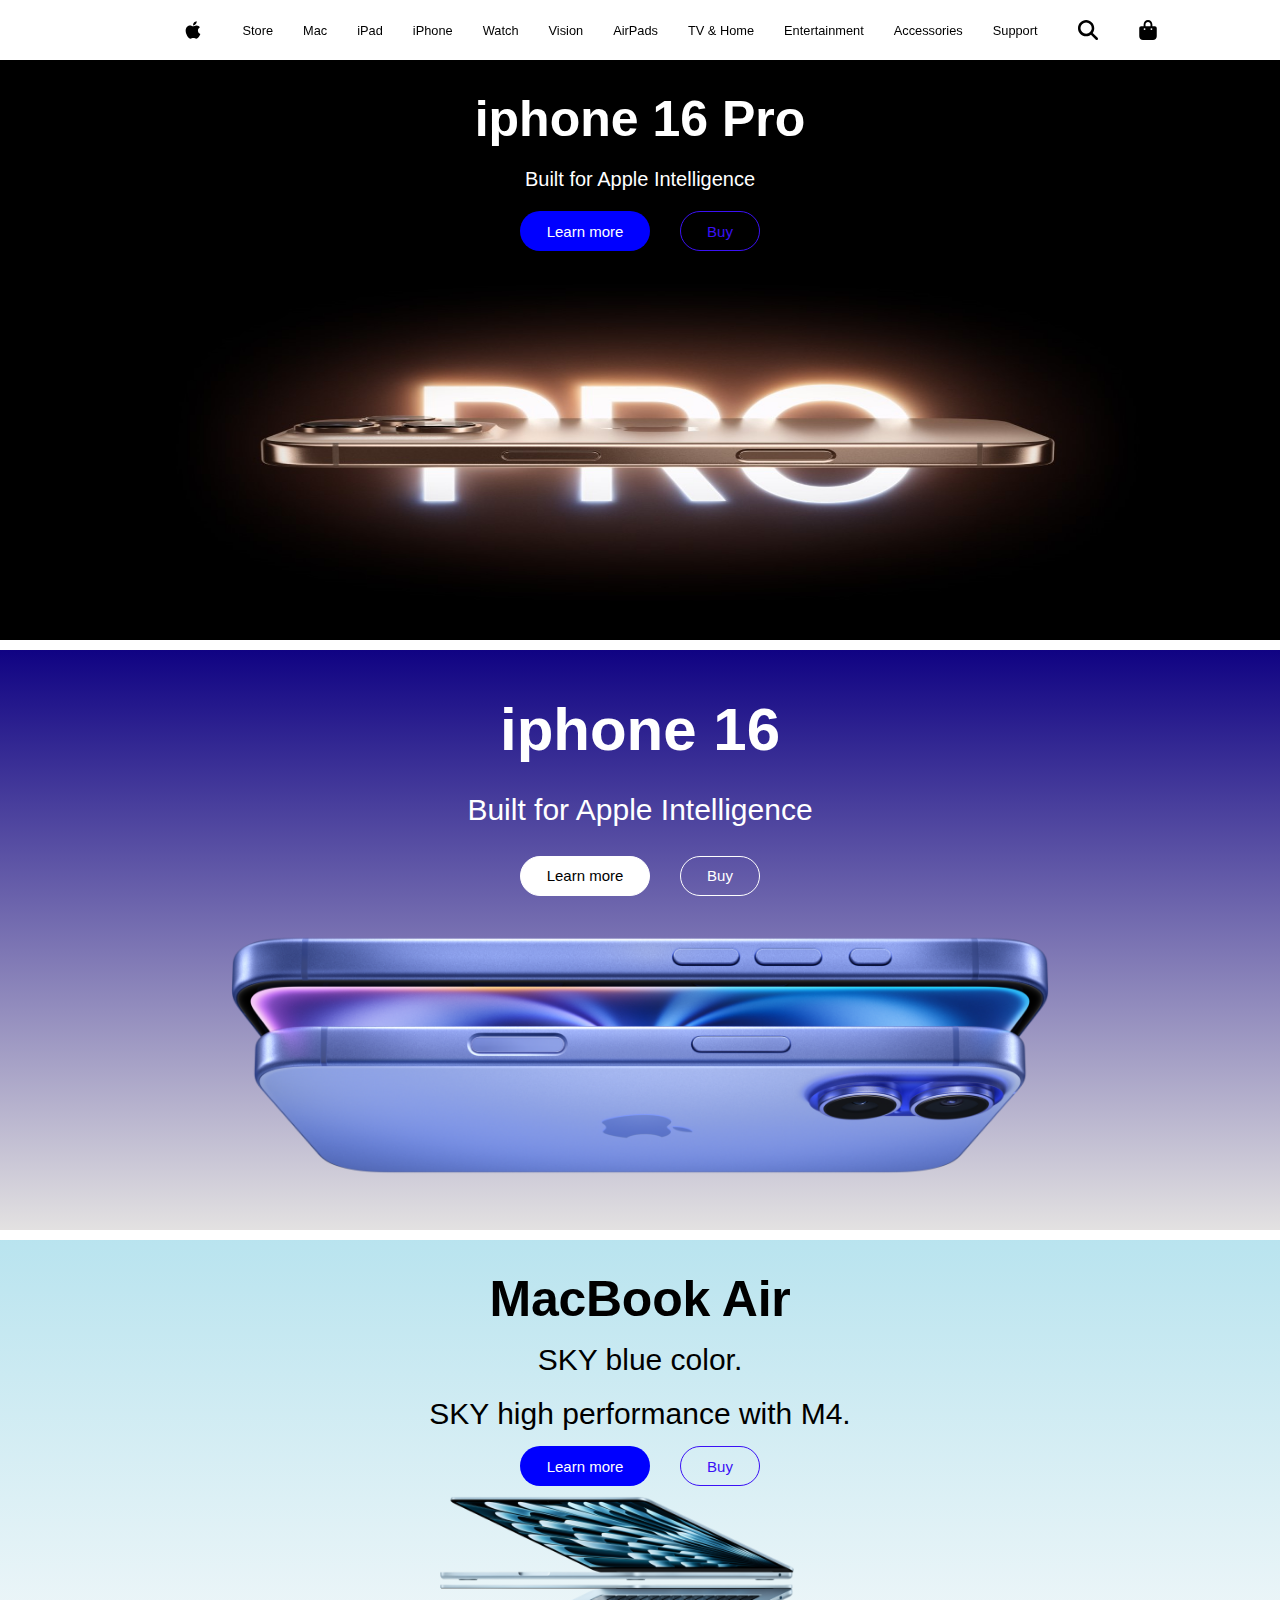
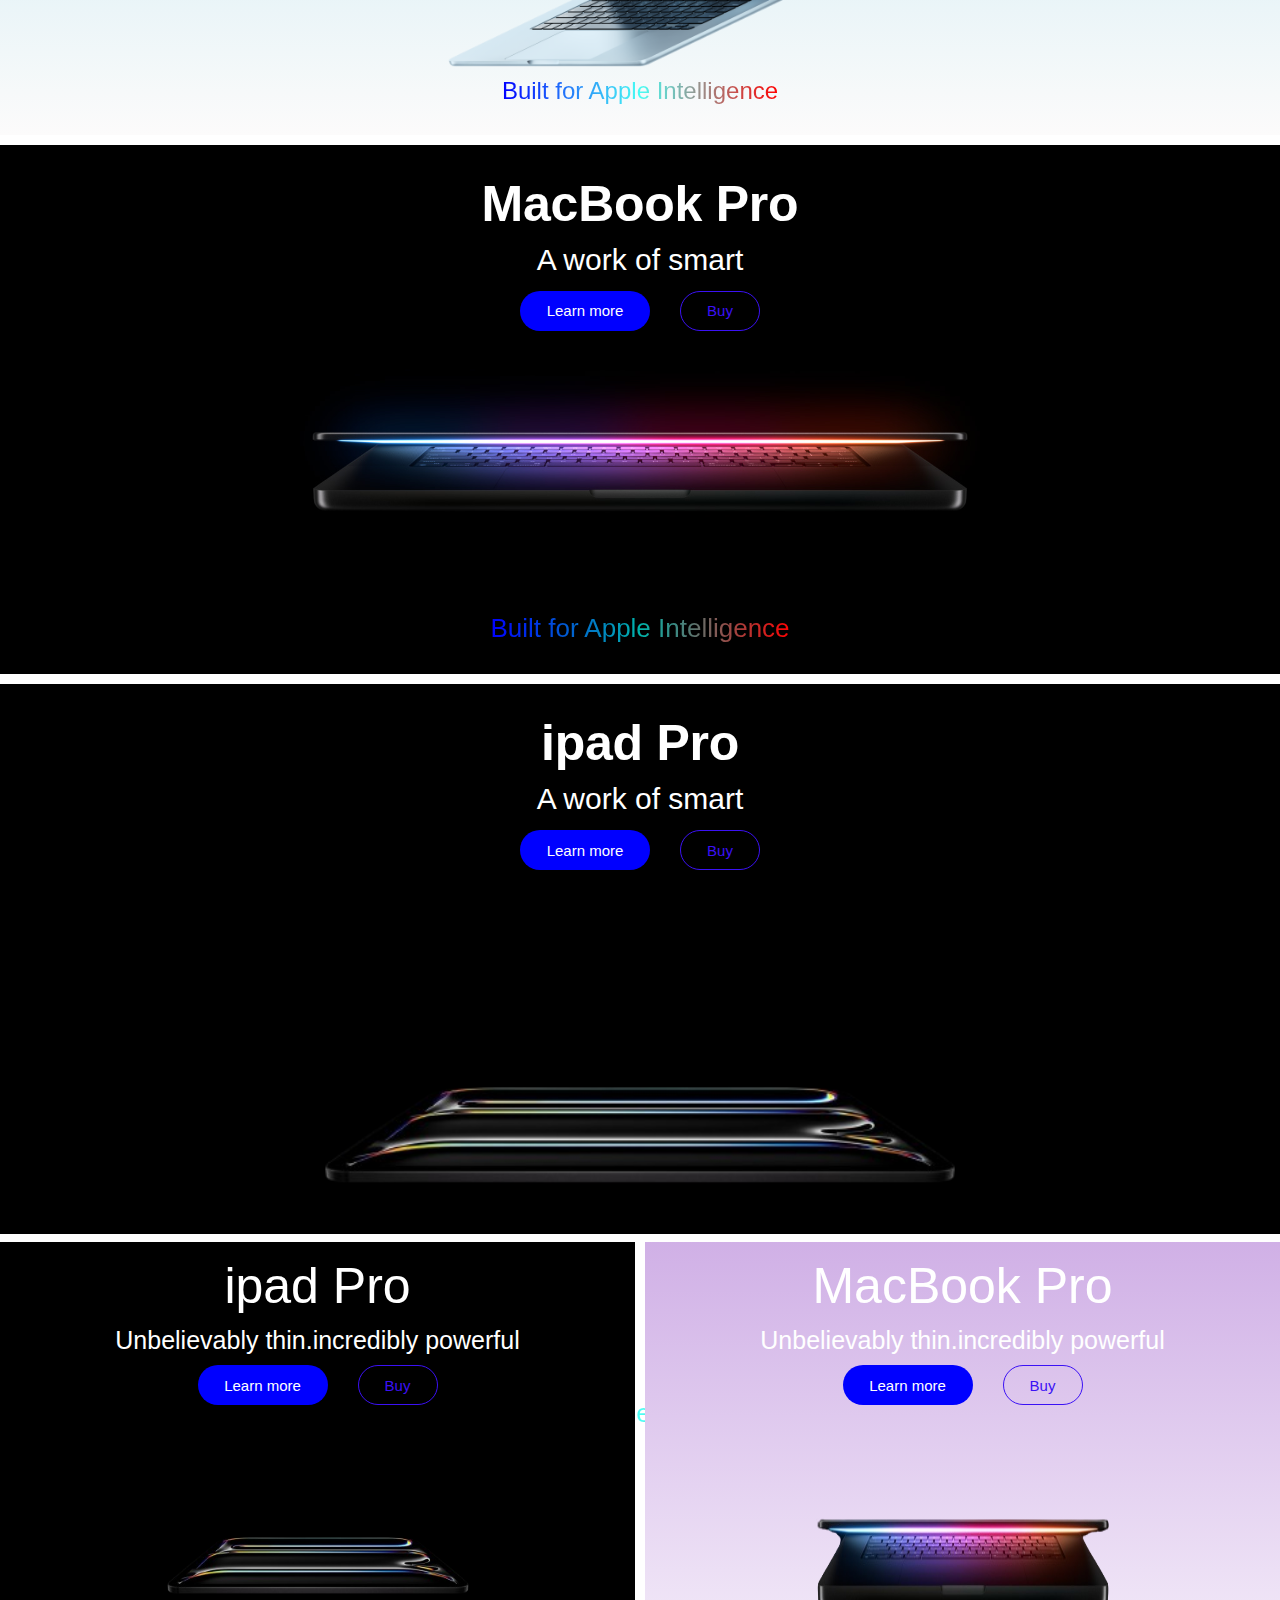
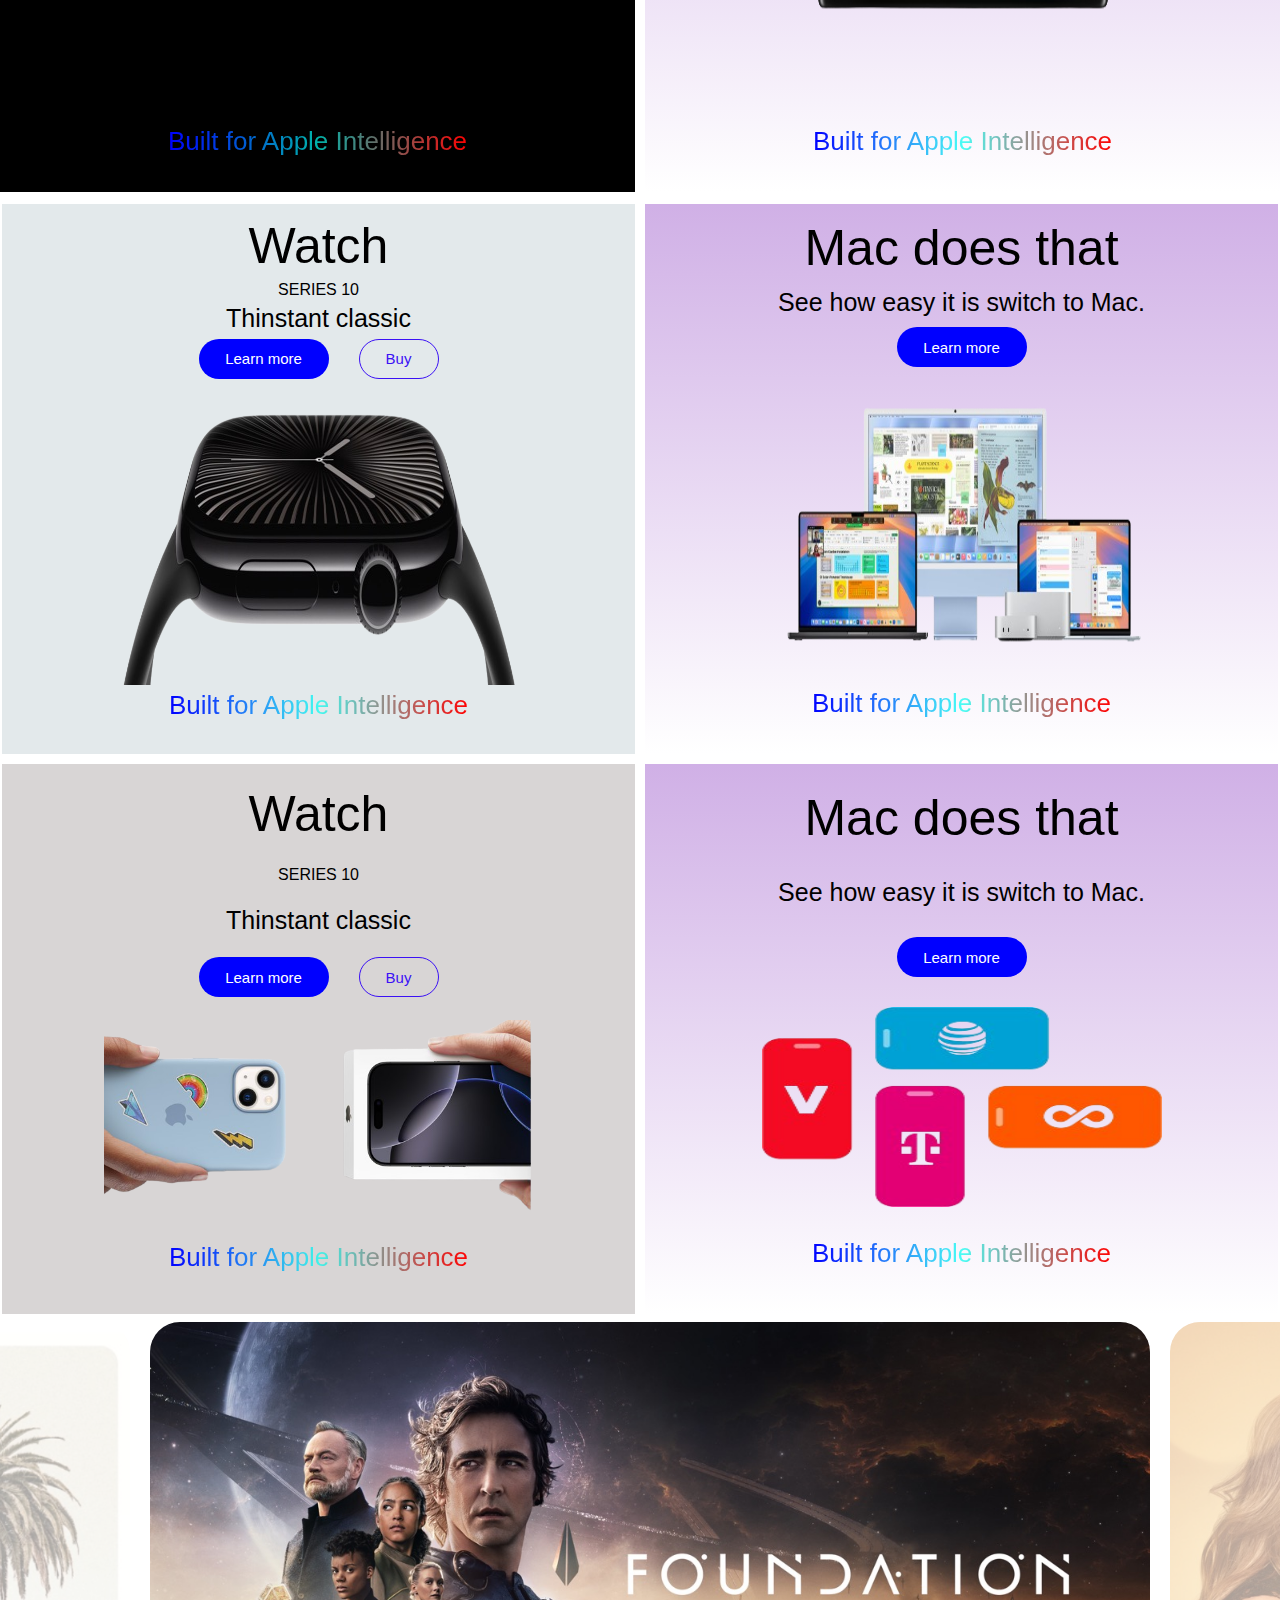
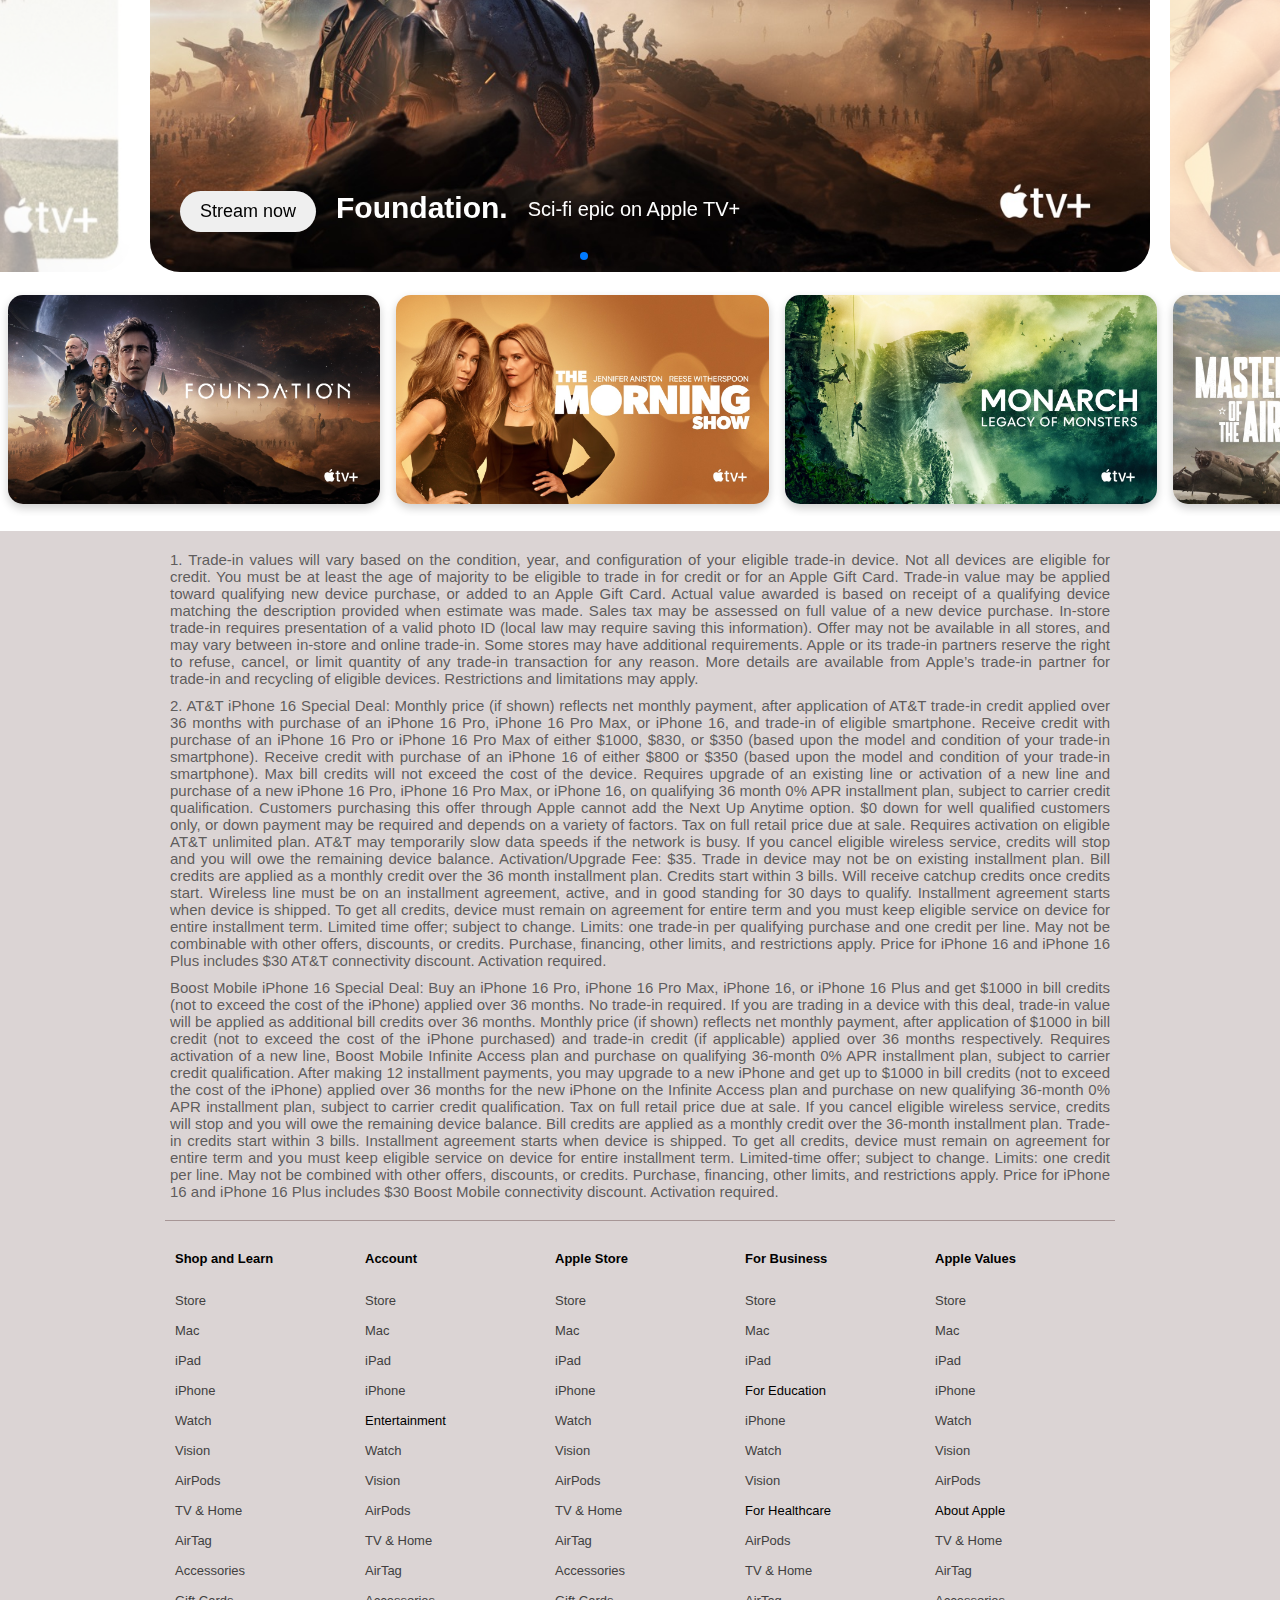
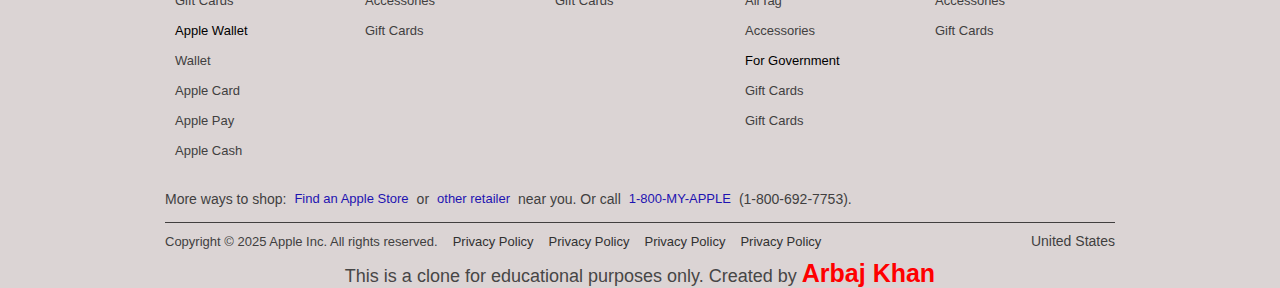
<file: index.html>
<!DOCTYPE html>
<html lang="en">
  <head>
    <meta charset="UTF-8" />
    <meta name="viewport" content="width=device-width, initial-scale=1.0" />
    <title>Apple_clone</title>
    <link rel="stylesheet" href="style.css" />
    <link
      rel="stylesheet"
      href="https://cdn.jsdelivr.net/npm/swiper@11/swiper-bundle.min.css"
    />
    <link
      rel="stylesheet"
      href="https://cdn.jsdelivr.net/npm/swiper@11/swiper-bundle.min.css"
    />
  </head>
  <body>
    <nav>
      <div class="nav-manu">
        <div class="logo">
          <svg xmlns="http://www.w3.org/2000/svg" viewBox="0 0 384 512">
            <!--!Font Awesome Free 6.7.2 by @fontawesome - https://fontawesome.com License - https://fontawesome.com/license/free Copyright 2025 Fonticons, Inc.-->
            <path
              d="M318.7 268.7c-.2-36.7 16.4-64.4 50-84.8-18.8-26.9-47.2-41.7-84.7-44.6-35.5-2.8-74.3 20.7-88.5 20.7-15 0-49.4-19.7-76.4-19.7C63.3 141.2 4 184.8 4 273.5q0 39.3 14.4 81.2c12.8 36.7 59 126.7 107.2 125.2 25.2-.6 43-17.9 75.8-17.9 31.8 0 48.3 17.9 76.4 17.9 48.6-.7 90.4-82.5 102.6-119.3-65.2-30.7-61.7-90-61.7-91.9zm-56.6-164.2c27.3-32.4 24.8-61.9 24-72.5-24.1 1.4-52 16.4-67.9 34.9-17.5 19.8-27.8 44.3-25.6 71.9 26.1 2 49.9-11.4 69.5-34.3z"
            />
          </svg>
          <!-- <h1>A</h1> -->
        </div>
        <div class="middle">
          <a href="#">Store</a>
          <a href="#">Mac</a>
          <a href="#">iPad</a>
          <a href="#">iPhone</a>
          <a href="#">Watch</a>
          <a href="#">Vision</a>
          <a href="#">AirPads</a>
          <a href="#">TV & Home</a>
          <a href="#">Entertainment</a>
          <a href="#">Accessories</a>
          <a href="#">Support</a>
        </div>
        <div class="right">
          <svg xmlns="http://www.w3.org/2000/svg" viewBox="0 0 512 512">
            <!--!Font Awesome Free 6.7.2 by @fontawesome - https://fontawesome.com License - https://fontawesome.com/license/free Copyright 2025 Fonticons, Inc.-->
            <path
              d="M416 208c0 45.9-14.9 88.3-40 122.7L502.6 457.4c12.5 12.5 12.5 32.8 0 45.3s-32.8 12.5-45.3 0L330.7 376c-34.4 25.2-76.8 40-122.7 40C93.1 416 0 322.9 0 208S93.1 0 208 0S416 93.1 416 208zM208 352a144 144 0 1 0 0-288 144 144 0 1 0 0 288z"
            />
          </svg>
          <svg xmlns="http://www.w3.org/2000/svg" viewBox="0 0 448 512">
            <!--!Font Awesome Free 6.7.2 by @fontawesome - https://fontawesome.com License - https://fontawesome.com/license/free Copyright 2025 Fonticons, Inc.-->
            <path
              d="M160 112c0-35.3 28.7-64 64-64s64 28.7 64 64l0 48-128 0 0-48zm-48 48l-64 0c-26.5 0-48 21.5-48 48L0 416c0 53 43 96 96 96l256 0c53 0 96-43 96-96l0-208c0-26.5-21.5-48-48-48l-64 0 0-48C336 50.1 285.9 0 224 0S112 50.1 112 112l0 48zm24 48a24 24 0 1 1 0 48 24 24 0 1 1 0-48zm152 24a24 24 0 1 1 48 0 24 24 0 1 1 -48 0z"
            />
          </svg>
        </div>
      </div>
    </nav>
    <div class="cantainer-iphone-pro">
      <h1>iphone 16 Pro</h1>
      <h2>Built for Apple Intelligence</h2>
      <div class="buttons">
        <button class="first-button">Learn more</button>
        <button class="second-button">Buy</button>
      </div>
      <img
        src="hero_endframe__b3cjfkquc2s2_large.jpg"
        alt="banner"
        width="100%"
        height="100%"
      />
    </div>

    <div class="cantainer-iphone">
      <h1>iphone 16</h1>
      <h2>Built for Apple Intelligence</h2>
      <div class="buttons">
        <button class="first-button">Learn more</button>
        <button class="second-button">Buy</button>
      </div>
      <img src="4.png" alt="" />
    </div>

    <div class="cantainer-first">
      <h1>MacBook Air</h1>
      <h2>SKY blue color.</h2>
      <h2>SKY high performance with M4.</h2>
      <div class="buttons">
        <button class="first-button">Learn more</button>
        <button class="second-button">Buy</button>
      </div>
      <img src="5.png" alt=" banner" width="100%" height="100%" />
      <h3>Built for Apple Intelligence</h3>
    </div>
    <div class="cantainer-second">
      <h1>MacBook Pro</h1>
      <h2>A work of smart</h2>
      <div class="buttons">
        <button class="first-button">Learn more</button>
        <button class="second-button">Buy</button>
      </div>
      <img src="3.jpg" alt=" banner" width="100%" height="100%" />
      <h3>Built for Apple Intelligence</h3>
    </div>
    <div class="cantainer-third">
      <h1>ipad Pro</h1>
      <h2>A work of smart</h2>
      <div class="buttons">
        <button class="first-button">Learn more</button>
        <button class="second-button">Buy</button>
      </div>
      <img
        src="hero_endframe__sg50vzdd6sqm_large-removebg-preview.png"
        alt=" banner"
        width="100%"
        height="100%"
      />
      <h3>Built for Apple Intelligence</h3>
    </div>
    <div class="cantainer-forth">
      <div class="first-div">
        <h1>ipad Pro</h1>
        <h2>Unbelievably thin.incredibly powerful</h2>
        <div class="buttons">
          <button class="first-button">Learn more</button>
          <button class="second-button">Buy</button>
        </div>
        <img
          src="hero_endframe__sg50vzdd6sqm_large-removebg-preview.png"
          alt=" banner"
          width="100%"
          height="100%"
        />
        <h3>Built for Apple Intelligence</h3>
      </div>
      <div class="second-div">
        <h1>MacBook Pro</h1>
        <h2>Unbelievably thin.incredibly powerful</h2>
        <div class="buttons">
          <button class="first-button">Learn more</button>
          <button class="second-button">Buy</button>
        </div>
        <img
          src="welcome_hero_endframe__c61x1mv7kgqe_large1-removebg-preview.png"
          alt=" banner"
          width="100%"
          height="100%"
        />
        <h3>Built for Apple Intelligence</h3>
      </div>
    </div>
    <div class="cantainer-six1">
      <div class="first-div">
        <h1>Watch</h1>
        <p>SERIES 10</p>
        <h2>Thinstant classic</h2>
        <div class="buttons">
          <button class="first-button">Learn more</button>
          <button class="second-button">Buy</button>
        </div>
        <img
          src="videoframe_3566-removebg-preview.png"
          alt=" banner"
          width="100%"
          height="100%"
        />
        <h3>Built for Apple Intelligence</h3>
      </div>
      <div class="second-div">
        <h1>Mac does that</h1>
        <h2>See how easy it is switch to Mac.</h2>
        <div class="buttons">
          <button class="first-button">Learn more</button>
        </div>
        <img
          src="Capture_1-removebg-preview.png"
          alt=" banner"
          width="100%"
          height="100%"
        />
        <h3>Built for Apple Intelligence</h3>
      </div>
    </div>
    <div class="cantainer-seven">
      <div class="first-div">
        <h1>Watch</h1>
        <p>SERIES 10</p>
        <h2>Thinstant classic</h2>
        <div class="buttons">
          <button class="first-button">Learn more</button>
          <button class="second-button">Buy</button>
        </div>
        <img
          src="Capture_3-removebg-preview.png"
          alt=" banner"
          width="100%"
          height="100%"
        />
        <h3>Built for Apple Intelligence</h3>
      </div>
      <div class="second-div">
        <h1>Mac does that</h1>
        <h2>See how easy it is switch to Mac.</h2>
        <div class="buttons">
          <button class="first-button">Learn more</button>
        </div>
        <img
          src="carrier-offers-intro-hero-202409-removebg-preview.png"
          alt=" banner"
          width="100%"
          height="100%"
        />
        <h3>Built for Apple Intelligence</h3>
      </div>
    </div>

    <section class="slideshow">
      <div class="swiper mySwiper">
        <div class="swiper-wrapper">
          <div class="swiper-slide">
            <img src="./s1.jpg" alt="Slide 1" />
            <div class="text-overlay">
              <button>Stream now</button>
              <h2>Foundation.</h2>
              <p>Sci-fi epic on Apple TV+</p>
            </div>
          </div>
          <div class="swiper-slide">
            <img src="./s2.jpg" alt="Slide 2" />
            <div class="text-overlay">
              <button>Stream now</button>
              <h2>Drama•</h2>
              <p>Live your best lie</p>
            </div>
          </div>
          <div class="swiper-slide">
            <img src="./s3.jpg" alt="Slide 3" />
            <div class="text-overlay">
              <button>Stream now</button>
              <h2>Severance.</h2>
              <p>Mind-bending corporate mystery</p>
            </div>
          </div>
          <div class="swiper-slide">
            <img src="./s4.jpg" alt="Slide 4" />
            <div class="text-overlay">
              <button>Stream now</button>
              <h2>For All Mankind.</h2>
              <p>Alt-history space race drama</p>
            </div>
          </div>
          <div class="swiper-slide">
            <img src="./New Project.webp" alt="Slide 4" />
            <div class="text-overlay">
              <button>Stream now</button>
              <h2>Drama.</h2>
              <p>Live your best lie.</p>
            </div>
          </div>
          <div class="swiper-slide">
            <img src="New Project (2).webp" alt="Slide 4" />
            <div class="text-overlay">
              <button>Stream now</button>
              <h2>For All Mankind</h2>
              <p>Alt-history space race drama</p>
            </div>
          </div>
          <div class="swiper-slide">
            <img src="New Project (3).webp" alt="Slide 4" />
            <div class="text-overlay">
              <button>Stream now</button>
              <h2>For All Mankind</h2>
              <p>Alt-history space race drama</p>
            </div>
          </div>
          <div class="swiper-slide">
            <img src="New Project (4).webp" alt="Slide 4" />
            <div class="text-overlay">
              <button>Stream now</button>
              <h2>For All Mankind</h2>
              <p>Alt-history space race drama</p>
            </div>
          </div>
        </div>
        <div class="swiper-pagination"></div>
      </div>
    </section>
    <div class="slider-continue">
      <div class="slider-track" id="slidertrack">
        <div class="slide"><img src="s1.jpg" alt="s1" /></div>
        <div class="slide"><img src="s2.jpg" alt="s1" /></div>
        <div class="slide"><img src="s3.jpg" alt="s1" /></div>
        <div class="slide"><img src="s4.jpg" alt="s1" /></div>
        <div class="slide"><img src="s5.jpg" alt="s1" /></div>
        <div class="slide"><img src="New Project.webp" alt="s1" /></div>
        <div class="slide"><img src="New Project (2).webp" alt="s1" /></div>
        <div class="slide"><img src="New Project (3).webp" alt="s1" /></div>
        <div class="slide"><img src="New Project (4).webp" alt="s1" /></div>
        <div class="slide"><img src="s1.jpg" alt="s1" /></div>
        <div class="slide"><img src="s1.jpg" alt="s1" /></div>
        <div class="slide"><img src="s1.jpg" alt="s1" /></div>
        <div class="slide"><img src="s1.jpg" alt="s1" /></div>
        <div class="slide"><img src="s1.jpg" alt="s1" /></div>
        <div class="slide"><img src="s1.jpg" alt="s1" /></div>
        <div class="slide"><img src="s1.jpg" alt="s1" /></div>
        <div class="slide"><img src="s1.jpg" alt="s1" /></div>
        <div class="slide"><img src="s1.jpg" alt="s1" /></div>
        <div class="slide"><img src="s1.jpg" alt="s1" /></div>
      </div>
    </div>
    <footer>
      <div class="footer-containt">
        <p>
          1. Trade‑in values will vary based on the condition, year, and
          configuration of your eligible trade‑in device. Not all devices are
          eligible for credit. You must be at least the age of majority to be
          eligible to trade in for credit or for an Apple Gift Card. Trade‑in
          value may be applied toward qualifying new device purchase, or added
          to an Apple Gift Card. Actual value awarded is based on receipt of a
          qualifying device matching the description provided when estimate was
          made. Sales tax may be assessed on full value of a new device
          purchase. In‑store trade‑in requires presentation of a valid photo ID
          (local law may require saving this information). Offer may not be
          available in all stores, and may vary between in‑store and online
          trade‑in. Some stores may have additional requirements. Apple or its
          trade‑in partners reserve the right to refuse, cancel, or limit
          quantity of any trade‑in transaction for any reason. More details are
          available from Apple’s trade-in partner for trade‑in and recycling of
          eligible devices. Restrictions and limitations may apply.
        </p>
        <p>
          2. AT&T iPhone 16 Special Deal: Monthly price (if shown) reflects net
          monthly payment, after application of AT&T trade-in credit applied
          over 36 months with purchase of an iPhone 16 Pro, iPhone 16 Pro Max,
          or iPhone 16, and trade-in of eligible smartphone. Receive credit with
          purchase of an iPhone 16 Pro or iPhone 16 Pro Max of either $1000,
          $830, or $350 (based upon the model and condition of your trade-in
          smartphone). Receive credit with purchase of an iPhone 16 of either
          $800 or $350 (based upon the model and condition of your trade-in
          smartphone). Max bill credits will not exceed the cost of the device.
          Requires upgrade of an existing line or activation of a new line and
          purchase of a new iPhone 16 Pro, iPhone 16 Pro Max, or iPhone 16, on
          qualifying 36 month 0% APR installment plan, subject to carrier credit
          qualification. Customers purchasing this offer through Apple cannot
          add the Next Up Anytime option. $0 down for well qualified customers
          only, or down payment may be required and depends on a variety of
          factors. Tax on full retail price due at sale. Requires activation on
          eligible AT&T unlimited plan. AT&T may temporarily slow data speeds if
          the network is busy. If you cancel eligible wireless service, credits
          will stop and you will owe the remaining device balance.
          Activation/Upgrade Fee: $35. Trade in device may not be on existing
          installment plan. Bill credits are applied as a monthly credit over
          the 36 month installment plan. Credits start within 3 bills. Will
          receive catchup credits once credits start. Wireless line must be on
          an installment agreement, active, and in good standing for 30 days to
          qualify. Installment agreement starts when device is shipped. To get
          all credits, device must remain on agreement for entire term and you
          must keep eligible service on device for entire installment term.
          Limited time offer; subject to change. Limits: one trade-in per
          qualifying purchase and one credit per line. May not be combinable
          with other offers, discounts, or credits. Purchase, financing, other
          limits, and restrictions apply. Price for iPhone 16 and iPhone 16 Plus
          includes $30 AT&T connectivity discount. Activation required.
        </p>
        <p>
          Boost Mobile iPhone 16 Special Deal: Buy an iPhone 16 Pro, iPhone 16
          Pro Max, iPhone 16, or iPhone 16 Plus and get $1000 in bill credits
          (not to exceed the cost of the iPhone) applied over 36 months. No
          trade-in required. If you are trading in a device with this deal,
          trade-in value will be applied as additional bill credits over 36
          months. Monthly price (if shown) reflects net monthly payment, after
          application of $1000 in bill credit (not to exceed the cost of the
          iPhone purchased) and trade-in credit (if applicable) applied over 36
          months respectively. Requires activation of a new line, Boost Mobile
          Infinite Access plan and purchase on qualifying 36-month 0% APR
          installment plan, subject to carrier credit qualification. After
          making 12 installment payments, you may upgrade to a new iPhone and
          get up to $1000 in bill credits (not to exceed the cost of the iPhone)
          applied over 36 months for the new iPhone on the Infinite Access plan
          and purchase on new qualifying 36-month 0% APR installment plan,
          subject to carrier credit qualification. Tax on full retail price due
          at sale. If you cancel eligible wireless service, credits will stop
          and you will owe the remaining device balance. Bill credits are
          applied as a monthly credit over the 36-month installment plan.
          Trade-in credits start within 3 bills. Installment agreement starts
          when device is shipped. To get all credits, device must remain on
          agreement for entire term and you must keep eligible service on device
          for entire installment term. Limited-time offer; subject to change.
          Limits: one credit per line. May not be combined with other offers,
          discounts, or credits. Purchase, financing, other limits, and
          restrictions apply. Price for iPhone 16 and iPhone 16 Plus includes
          $30 Boost Mobile connectivity discount. Activation required.
        </p>
      </div>
      <div class="footer-links">
        <div class="first-links">
          <h3>Shop and Learn</h3>
          <ul>
            <li>Store</li>
            <li>Mac</li>
            <li>iPad</li>
            <li>iPhone</li>
            <li>Watch</li>
            <li>Vision</li>
            <li>AirPods</li>
            <li>TV & Home</li>
            <li>AirTag</li>
            <li>Accessories</li>
            <li>Gift Cards</li>
            <h2>Apple Wallet</h2>
            <li>Wallet</li>
            <li>Apple Card</li>
            <li>Apple Pay</li>
            <li>Apple Cash</li>
          </ul>
        </div>
        <div class="first-links">
          <h3>Account</h3>
          <ul>
            <li>Store</li>
            <li>Mac</li>
            <li>iPad</li>
            <li>iPhone</li>
            <h2>Entertainment</h2>
            <li>Watch</li>
            <li>Vision</li>
            <li>AirPods</li>
            <li>TV & Home</li>
            <li>AirTag</li>
            <li>Accessories</li>
            <li>Gift Cards</li>
          </ul>
        </div>
        <div class="first-links">
          <h3>Apple Store</h3>
          <ul>
            <li>Store</li>
            <li>Mac</li>
            <li>iPad</li>
            <li>iPhone</li>
            <li>Watch</li>
            <li>Vision</li>
            <li>AirPods</li>
            <li>TV & Home</li>
            <li>AirTag</li>
            <li>Accessories</li>
            <li>Gift Cards</li>
          </ul>
        </div>
        <div class="first-links">
          <h3>For Business</h3>
          <ul>
            <li>Store</li>
            <li>Mac</li>
            <li>iPad</li>
            <h2>For Education</h2>
            <li>iPhone</li>
            <li>Watch</li>
            <li>Vision</li>
            <h2>For Healthcare</h2>
            <li>AirPods</li>
            <li>TV & Home</li>
            <li>AirTag</li>
            <li>Accessories</li>
            <h2>For Government</h2>
            <li>Gift Cards</li>
            <li>Gift Cards</li>
          </ul>
        </div>
        <div class="first-links">
          <h3>Apple Values</h3>
          <ul>
            <li>Store</li>
            <li>Mac</li>
            <li>iPad</li>
            <li>iPhone</li>
            <li>Watch</li>
            <li>Vision</li>
            <li>AirPods</li>
            <h2>About Apple</h2>
            <li>TV & Home</li>
            <li>AirTag</li>
            <li>Accessories</li>
            <li>Gift Cards</li>
          </ul>
        </div>
      </div>
      <div class="first-display">
        <h3>Shop and Learn</h3>
        <ul>
          <li>Store</li>
          <li>Mac</li>
          <li>iPad</li>
          <li>iPhone</li>
          <li>Watch</li>
          <li>Vision</li>
          <li>AirPods</li>
          <li>TV & Home</li>
          <li>AirTag</li>
          <li>Accessories</li>
          <li>Gift Cards</li>
          <h2>Apple Wallet</h2>
          <li>Wallet</li>
          <li>Apple Card</li>
          <li>Apple Pay</li>
          <li>Apple Cash</li>
        </ul>
      </div>
      <div class="footer-bottum">
        <h2>More ways to shop:</h2>
        <a href="#">Find an Apple Store</a>
        <h2>or</h2>
        <a href="#"> other retailer</a>
        <h2>near you. Or call</h2>
        <a href="#">1-800-MY-APPLE</a>
        <h2>(1-800-692-7753).</h2>
      </div>
      <div class="footer-bottum-last">
        <div class="first-divs">
          <h1>Copyright © 2025 Apple Inc. All rights reserved.</h1>
          <a href="#">Privacy Policy</a>
          <a href="#">Privacy Policy</a>
          <a href="#">Privacy Policy</a>
          <a href="#">Privacy Policy</a>
        </div>
        <div class="second-divs">
          <h2>United States</h2>
        </div>
      </div>
      <div class="arbaj">
        <h1>
          This is a clone for educational purposes only. Created by
          <a href="#"><strong>Arbaj Khan</strong></a>
        </h1>
      </div>
    </footer>

    <!-- Swiper Initialization -->
    <script src="https://cdn.jsdelivr.net/npm/swiper@11/swiper-bundle.min.js"></script>
    <script>
      var swiper = new Swiper(".mySwiper", {
        slidesPerView: 1.3,
        centeredSlides: true,
        spaceBetween: 20,
        loop: true,
        autoplay: {
          delay: 4000,
          disableOnInteraction: false,
        },
        pagination: {
          el: ".swiper-pagination",
          clickable: true,
        },
        // breakpoints: {
        //   568: { slidesPerView: 1.5 },
        //   1024: { slidesPerView: 1.8 },
        // },
      });
    </script>
  </body>
</html>
</file>
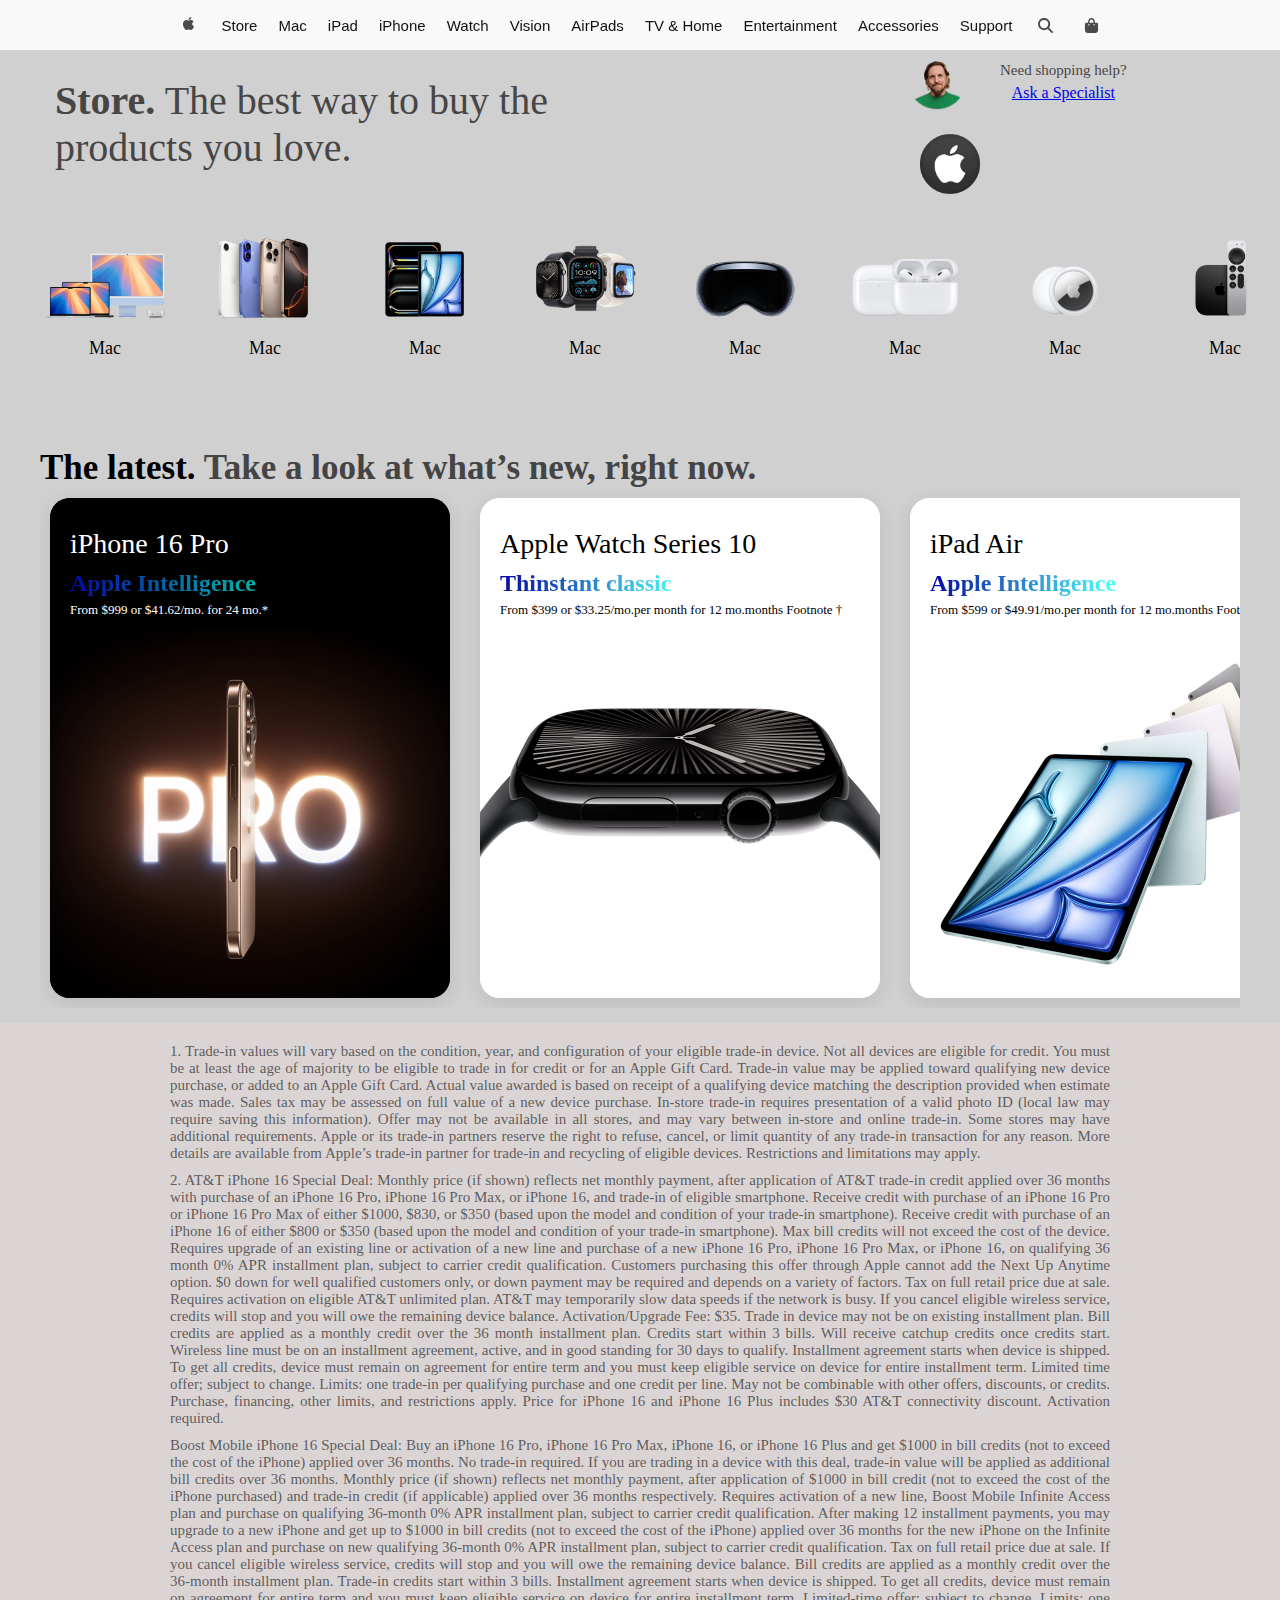
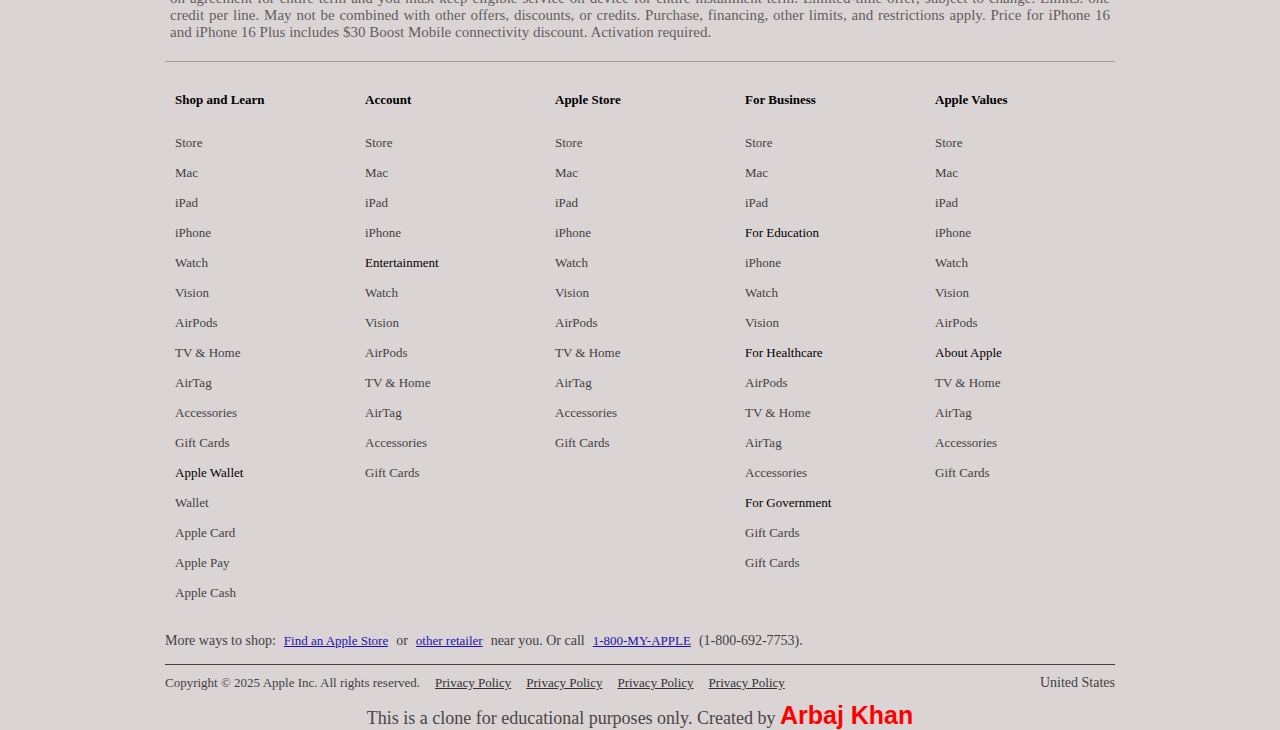
<file: index1.html>
<!DOCTYPE html>
<html lang="en">
  <head>
    <meta charset="UTF-8" />
    <meta name="viewport" content="width=device-width, initial-scale=1.0" />
    <title>Apple_clone_Store</title>
    <link rel="stylesheet" href="Style1.css" />
  </head>
  <body>
    <nav>
      <div class="nav_menu">
        <a href="index.html"
          ><svg xmlns="http://www.w3.org/2000/svg" viewBox="0 0 384 512">
            <!--!Font Awesome Free 6.7.2 by @fontawesome - https://fontawesome.com License - https://fontawesome.com/license/free Copyright 2025 Fonticons, Inc.-->
            <path
              d="M318.7 268.7c-.2-36.7 16.4-64.4 50-84.8-18.8-26.9-47.2-41.7-84.7-44.6-35.5-2.8-74.3 20.7-88.5 20.7-15 0-49.4-19.7-76.4-19.7C63.3 141.2 4 184.8 4 273.5q0 39.3 14.4 81.2c12.8 36.7 59 126.7 107.2 125.2 25.2-.6 43-17.9 75.8-17.9 31.8 0 48.3 17.9 76.4 17.9 48.6-.7 90.4-82.5 102.6-119.3-65.2-30.7-61.7-90-61.7-91.9zm-56.6-164.2c27.3-32.4 24.8-61.9 24-72.5-24.1 1.4-52 16.4-67.9 34.9-17.5 19.8-27.8 44.3-25.6 71.9 26.1 2 49.9-11.4 69.5-34.3z"
            />
          </svg>
        </a>
        <h1>Store</h1>
        <h1>Mac</h1>
        <h1>iPad</h1>
        <h1>iPhone</h1>
        <h1>Watch</h1>
        <h1>Vision</h1>
        <h1>AirPads</h1>
        <h1>TV & Home</h1>
        <h1>Entertainment</h1>
        <h1>Accessories</h1>
        <h1>Support</h1>
        <svg xmlns="http://www.w3.org/2000/svg" viewBox="0 0 512 512">
          <!--!Font Awesome Free 6.7.2 by @fontawesome - https://fontawesome.com License - https://fontawesome.com/license/free Copyright 2025 Fonticons, Inc.-->
          <path
            d="M416 208c0 45.9-14.9 88.3-40 122.7L502.6 457.4c12.5 12.5 12.5 32.8 0 45.3s-32.8 12.5-45.3 0L330.7 376c-34.4 25.2-76.8 40-122.7 40C93.1 416 0 322.9 0 208S93.1 0 208 0S416 93.1 416 208zM208 352a144 144 0 1 0 0-288 144 144 0 1 0 0 288z"
          />
        </svg>
        <svg xmlns="http://www.w3.org/2000/svg" viewBox="0 0 448 512">
          <!--!Font Awesome Free 6.7.2 by @fontawesome - https://fontawesome.com License - https://fontawesome.com/license/free Copyright 2025 Fonticons, Inc.-->
          <path
            d="M160 112c0-35.3 28.7-64 64-64s64 28.7 64 64l0 48-128 0 0-48zm-48 48l-64 0c-26.5 0-48 21.5-48 48L0 416c0 53 43 96 96 96l256 0c53 0 96-43 96-96l0-208c0-26.5-21.5-48-48-48l-64 0 0-48C336 50.1 285.9 0 224 0S112 50.1 112 112l0 48zm24 48a24 24 0 1 1 0 48 24 24 0 1 1 0-48zm152 24a24 24 0 1 1 48 0 24 24 0 1 1 -48 0z"
          />
        </svg>
      </div>
    </nav>
    <div class="first-cantainer">
      <div class="first-cantainer-divs">
        <h1><b>Store.</b> The best way to buy the products you love.</h1>
      </div>
      <div class="first-cantainer-divs-2">
        <div class="F1">
          <div class="f1-s1">
            <img src="si-removebg-preview.png" alt="si" />
          </div>
          <div class="f1-s2">
            <h1>Need shopping help?</h1>
            <a href="#">Ask a Specialist</a>
          </div>
        </div>
        <div class="f2">
          <div class="f2-s1">
            <img src="s2-removebg-preview.png" alt="s2" />
          </div>
        </div>
      </div>
    </div>
    <div class="product">
      <div class="product-array">
        <div class="product-cards">
          <img src="s1-removebg-preview.png" alt="" />
          <div class="contant">
            <a href="#">Mac</a>
          </div>
        </div>
        <div class="product-cards">
          <img src="s2.png" alt="" />
          <div class="contant">
            <a href="#">Mac</a>
          </div>
        </div>
        <div class="product-cards">
          <img src="s3-removebg-preview.png" alt="" />
          <div class="contant">
            <a href="#">Mac</a>
          </div>
        </div>
        <div class="product-cards">
          <img src="s4-removebg-preview.png" alt="" />
          <div class="contant">
            <a href="#">Mac</a>
          </div>
        </div>
        <div class="product-cards">
          <img src="s5.png" alt="" />
          <div class="contant">
            <a href="#">Mac</a>
          </div>
        </div>
        <div class="product-cards">
          <img src="s6-removebg-preview.png" alt="" />
          <div class="contant">
            <a href="#">Mac</a>
          </div>
        </div>
        <div class="product-cards">
          <img src="s7.png" alt="" />
          <div class="contant">
            <a href="#">Mac</a>
          </div>
        </div>
        <div class="product-cards">
          <img src="s8.png" alt="" />
          <div class="contant">
            <a href="#">Mac</a>
          </div>
        </div>
        <div class="product-cards">
          <img src="s9.png" alt="" />
          <div class="contant">
            <a href="#">Mac</a>
          </div>
        </div>
        <div class="product-cards">
          <img src="s10-removebg-preview.png" alt="" />
          <div class="contant">
            <a href="#">Mac</a>
          </div>
        </div>
        <div class="product-cards">
          <img src="s11-removebg-preview.png" alt="" />
          <div class="contant">
            <a href="#">Mac</a>
          </div>
        </div>
      </div>
    </div>
    <div class="products">
      <h1><b>The latest.</b> Take a look at what’s new, right now.</h1>
      <div class="products-wraper">
        <div class="products-warper-card Card">
          <div class="warper-imag">
            <img src="s12.jpeg" alt="banner" />
          </div>
          <div class="text-content">
            <h3>iPhone 16 Pro</h3>
            <p class="highlight">Apple Intelligence</p>
            <p>From $999 or $41.62/mo. for 24 mo.*</p>
          </div>
        </div>
        <div class="Card">
          <div class="warper-imag">
            <img src="s13.jpeg" alt="banner" />
          </div>
          <div class="text-content">
            <h3 class="color">Apple Watch Series 10</h3>
            <p class="highlight">Thinstant classic</p>
            <p>From $399 or $33.25/mo.per month for 12 mo.months Footnote †</p>
          </div>
        </div>
        <div class="Card">
          <div class="warper-imag">
            <img src="s14.jpeg" alt="banner" />
          </div>
          <div class="text-content">
            <h3 class="color">iPad Air</h3>
            <p class="highlight">Apple Intelligence</p>
            <p>From $599 or $49.91/mo.per month for 12 mo.months Footnote †</p>
          </div>
        </div>
        <div class="Card">
          <div class="warper-imag">
            <img src="store-card-40-macbook-air-202503.jpeg" alt="banner" />
          </div>
          <div class="text-content">
            <h3>MacBook Air</h3>
            <p class="highlight">Apple Intelligence</p>
            <p>From $999 or $83.25/mo.per month for 12 mo.</p>
          </div>
        </div>
        <div class="Card">
          <div class="warper-imag">
            <img
              src="store-card-40-iphone-16-202409_GEO_US.jpeg"
              alt="banner"
            />
          </div>
          <div class="text-content">
            <h3>iPhone 16 Pro</h3>
            <p class="highlight">Apple Intelligence</p>
            <p class="colors">From $999 or $41.62/mo. for 24 mo.*</p>
          </div>
        </div>
        <div class="Card">
          <div class="warper-imag">
            <img
              src="store-card-40-iphone-16e-202502_GEO_US.jpeg"
              alt="banner"
            />
          </div>
          <div class="text-content">
            <h3 class="color">iPhone 16 Pro</h3>
            <p class="highlight">Apple Intelligence</p>
            <p>From $999 or $41.62/mo. for 24 mo.*</p>
          </div>
        </div>
        <div class="Card">
          <div class="warper-imag">
            <img src="store-card-40-mac-studio-202503.jpeg" alt="banner" />
          </div>
          <div class="text-content">
            <h3 class="color">iPhone 16 Pro</h3>
            <p class="highlight">Apple Intelligence</p>
            <p>From $999 or $41.62/mo. for 24 mo.*</p>
          </div>
        </div>
        <div class="Card">
          <div class="warper-imag">
            <img src="store-card-40-macbook-air-202503.jpeg" alt="banner" />
          </div>
          <div class="text-content">
            <h3>iPhone 16 Pro</h3>
            <p class="highlight">Apple Intelligence</p>
            <p>From $999 or $41.62/mo. for 24 mo.*</p>
          </div>
        </div>
        <div class="Card">
          <div class="warper-imag">
            <img src="store-card-40-watch-bands-202503.jpeg" alt="banner" />
          </div>
          <div class="text-content">
            <h3 class="color">iPhone 16 Pro</h3>
            <p class="highlight">Apple Intelligence</p>
            <p>From $999 or $41.62/mo. for 24 mo.*</p>
          </div>
        </div>
        <div class="Card">
          <div class="warper-imag">
            <img
              src="store-card-40-watch-ultra-202409_GEO_US.jpeg"
              alt="banner"
            />
          </div>
          <div class="text-content">
            <h3>iPhone 16 Pro</h3>
            <p class="highlight">Apple Intelligence</p>
            <p class="colors">From $999 or $41.62/mo. for 24 mo.*</p>
          </div>
        </div>
      </div>
    </div>
    <footer>
      <div class="footer-containt">
        <p>
          1. Trade‑in values will vary based on the condition, year, and
          configuration of your eligible trade‑in device. Not all devices are
          eligible for credit. You must be at least the age of majority to be
          eligible to trade in for credit or for an Apple Gift Card. Trade‑in
          value may be applied toward qualifying new device purchase, or added
          to an Apple Gift Card. Actual value awarded is based on receipt of a
          qualifying device matching the description provided when estimate was
          made. Sales tax may be assessed on full value of a new device
          purchase. In‑store trade‑in requires presentation of a valid photo ID
          (local law may require saving this information). Offer may not be
          available in all stores, and may vary between in‑store and online
          trade‑in. Some stores may have additional requirements. Apple or its
          trade‑in partners reserve the right to refuse, cancel, or limit
          quantity of any trade‑in transaction for any reason. More details are
          available from Apple’s trade-in partner for trade‑in and recycling of
          eligible devices. Restrictions and limitations may apply.
        </p>
        <p>
          2. AT&T iPhone 16 Special Deal: Monthly price (if shown) reflects net
          monthly payment, after application of AT&T trade-in credit applied
          over 36 months with purchase of an iPhone 16 Pro, iPhone 16 Pro Max,
          or iPhone 16, and trade-in of eligible smartphone. Receive credit with
          purchase of an iPhone 16 Pro or iPhone 16 Pro Max of either $1000,
          $830, or $350 (based upon the model and condition of your trade-in
          smartphone). Receive credit with purchase of an iPhone 16 of either
          $800 or $350 (based upon the model and condition of your trade-in
          smartphone). Max bill credits will not exceed the cost of the device.
          Requires upgrade of an existing line or activation of a new line and
          purchase of a new iPhone 16 Pro, iPhone 16 Pro Max, or iPhone 16, on
          qualifying 36 month 0% APR installment plan, subject to carrier credit
          qualification. Customers purchasing this offer through Apple cannot
          add the Next Up Anytime option. $0 down for well qualified customers
          only, or down payment may be required and depends on a variety of
          factors. Tax on full retail price due at sale. Requires activation on
          eligible AT&T unlimited plan. AT&T may temporarily slow data speeds if
          the network is busy. If you cancel eligible wireless service, credits
          will stop and you will owe the remaining device balance.
          Activation/Upgrade Fee: $35. Trade in device may not be on existing
          installment plan. Bill credits are applied as a monthly credit over
          the 36 month installment plan. Credits start within 3 bills. Will
          receive catchup credits once credits start. Wireless line must be on
          an installment agreement, active, and in good standing for 30 days to
          qualify. Installment agreement starts when device is shipped. To get
          all credits, device must remain on agreement for entire term and you
          must keep eligible service on device for entire installment term.
          Limited time offer; subject to change. Limits: one trade-in per
          qualifying purchase and one credit per line. May not be combinable
          with other offers, discounts, or credits. Purchase, financing, other
          limits, and restrictions apply. Price for iPhone 16 and iPhone 16 Plus
          includes $30 AT&T connectivity discount. Activation required.
        </p>
        <p>
          Boost Mobile iPhone 16 Special Deal: Buy an iPhone 16 Pro, iPhone 16
          Pro Max, iPhone 16, or iPhone 16 Plus and get $1000 in bill credits
          (not to exceed the cost of the iPhone) applied over 36 months. No
          trade-in required. If you are trading in a device with this deal,
          trade-in value will be applied as additional bill credits over 36
          months. Monthly price (if shown) reflects net monthly payment, after
          application of $1000 in bill credit (not to exceed the cost of the
          iPhone purchased) and trade-in credit (if applicable) applied over 36
          months respectively. Requires activation of a new line, Boost Mobile
          Infinite Access plan and purchase on qualifying 36-month 0% APR
          installment plan, subject to carrier credit qualification. After
          making 12 installment payments, you may upgrade to a new iPhone and
          get up to $1000 in bill credits (not to exceed the cost of the iPhone)
          applied over 36 months for the new iPhone on the Infinite Access plan
          and purchase on new qualifying 36-month 0% APR installment plan,
          subject to carrier credit qualification. Tax on full retail price due
          at sale. If you cancel eligible wireless service, credits will stop
          and you will owe the remaining device balance. Bill credits are
          applied as a monthly credit over the 36-month installment plan.
          Trade-in credits start within 3 bills. Installment agreement starts
          when device is shipped. To get all credits, device must remain on
          agreement for entire term and you must keep eligible service on device
          for entire installment term. Limited-time offer; subject to change.
          Limits: one credit per line. May not be combined with other offers,
          discounts, or credits. Purchase, financing, other limits, and
          restrictions apply. Price for iPhone 16 and iPhone 16 Plus includes
          $30 Boost Mobile connectivity discount. Activation required.
        </p>
      </div>
      <div class="footer-links">
        <div class="first-links">
          <h3>Shop and Learn</h3>
          <ul>
            <li>Store</li>
            <li>Mac</li>
            <li>iPad</li>
            <li>iPhone</li>
            <li>Watch</li>
            <li>Vision</li>
            <li>AirPods</li>
            <li>TV & Home</li>
            <li>AirTag</li>
            <li>Accessories</li>
            <li>Gift Cards</li>
            <h2>Apple Wallet</h2>
            <li>Wallet</li>
            <li>Apple Card</li>
            <li>Apple Pay</li>
            <li>Apple Cash</li>
          </ul>
        </div>
        <div class="first-links">
          <h3>Account</h3>
          <ul>
            <li>Store</li>
            <li>Mac</li>
            <li>iPad</li>
            <li>iPhone</li>
            <h2>Entertainment</h2>
            <li>Watch</li>
            <li>Vision</li>
            <li>AirPods</li>
            <li>TV & Home</li>
            <li>AirTag</li>
            <li>Accessories</li>
            <li>Gift Cards</li>
          </ul>
        </div>
        <div class="first-links">
          <h3>Apple Store</h3>
          <ul>
            <li>Store</li>
            <li>Mac</li>
            <li>iPad</li>
            <li>iPhone</li>
            <li>Watch</li>
            <li>Vision</li>
            <li>AirPods</li>
            <li>TV & Home</li>
            <li>AirTag</li>
            <li>Accessories</li>
            <li>Gift Cards</li>
          </ul>
        </div>
        <div class="first-links">
          <h3>For Business</h3>
          <ul>
            <li>Store</li>
            <li>Mac</li>
            <li>iPad</li>
            <h2>For Education</h2>
            <li>iPhone</li>
            <li>Watch</li>
            <li>Vision</li>
            <h2>For Healthcare</h2>
            <li>AirPods</li>
            <li>TV & Home</li>
            <li>AirTag</li>
            <li>Accessories</li>
            <h2>For Government</h2>
            <li>Gift Cards</li>
            <li>Gift Cards</li>
          </ul>
        </div>
        <div class="first-links">
          <h3>Apple Values</h3>
          <ul>
            <li>Store</li>
            <li>Mac</li>
            <li>iPad</li>
            <li>iPhone</li>
            <li>Watch</li>
            <li>Vision</li>
            <li>AirPods</li>
            <h2>About Apple</h2>
            <li>TV & Home</li>
            <li>AirTag</li>
            <li>Accessories</li>
            <li>Gift Cards</li>
          </ul>
        </div>
      </div>
      <div class="footer-bottum">
        <h2>More ways to shop:</h2>
        <a href="#">Find an Apple Store</a>
        <h2>or</h2>
        <a href="#"> other retailer</a>
        <h2>near you. Or call</h2>
        <a href="#">1-800-MY-APPLE</a>
        <h2>(1-800-692-7753).</h2>
      </div>
      <div class="footer-bottum-last">
        <div class="first-divs">
          <h1>Copyright © 2025 Apple Inc. All rights reserved.</h1>
          <a href="#">Privacy Policy</a>
          <a href="#">Privacy Policy</a>
          <a href="#">Privacy Policy</a>
          <a href="#">Privacy Policy</a>
        </div>
        <div class="second-divs">
          <h2>United States</h2>
        </div>
      </div>
      <div class="arbaj">
        <h1>
          This is a clone for educational purposes only. Created by
          <a href="#"><strong>Arbaj Khan</strong></a>
        </h1>
      </div>
    </footer>
  </body>
</html>
</file>
<file: style.css>
*{
    margin: 0;
    padding: 0;

    box-sizing: border-box;
    font-family: Arial, Helvetica, sans-serif, "SF Pro Display", "SF Pro Icons", "Helvetica Neue", "Helvetica", sans-serif ;
}
a{
    text-decoration: none;
    font-size: 0.80rem;
}
nav{
    width: 100%;
    height: 60px;
    background-color: #fffffff5;
    /* display: flex; */
    /* align-items: center; */
    /* justify-content: center; */
    padding: 5px;
    position: fixed;
    top: 0;
    z-index: 10;
}
.nav-manu{
    width: 100%;
    /* background-color: #bdbaba; */
    max-width: 1250px;
    height: 100%;
    margin: 0 auto;
    display: flex;
    align-items: center;
    justify-content: space-between;
}
.logo{
    width: 15%;
    height: 100%;
    display: flex;
    margin: 0 auto;
    align-items: center;
    justify-content: flex-end;
}
.logo svg{
    fill: #000000;
    width: 20px;
    height: 20px;
    cursor: pointer;
}
.middle{
    width: 70%;
    height: 100%;
    display: flex;
    gap: 30px;
    margin: 0 auto;
    align-items: center;
    justify-content: center;
}
.middle a{
    font-weight: 400;
    color: #000000;
}
.right{
    width: 15%;
    height: 100%;
    display: flex;
    gap: 40px;
    margin: 0 auto;
    align-items: center;
    justify-content: flex-start;
}
.right svg{
    fill: #000000;
    width: 20px;
    height: 20px;
    cursor: pointer;
    
}
.humberger{
    display: none;
}
@media(max-width: 768px) {
    .middle{
        display: none;
    }
    nav{
        width: 300px;
        /* justify-content: center; */
    }
    
    .logo svg{
        width: 40px;
        height: 30px;
    }
    .right svg{
        width: 50px;
        height: 60px;
    }
    .right{
        width: 80px;
        
    }
}
.cantainer-first {
  margin: 0 auto;
  margin-top: 10px;
  width: 100%;
  max-width: 1350px;
  height: auto;
  display: grid;
  background: linear-gradient(to bottom, #addfecda, #fcfbfb);
  padding: 30px;
  gap: 10px;
  align-items: center;
  justify-items: center;
  text-align: center;
}

.cantainer-first h1 {
  font-size: 50px;
  font-weight: 600;
  font-family: "SF Pro Display", "Helvetica Neue", sans-serif;
  letter-spacing: -0.005em;
}

.cantainer-first h2 {
  font-size: 30px;
  font-weight: 400;
  line-height: 1.2;
  margin: 4px 0;
  font-family: "SF Pro Display", "Helvetica Neue", sans-serif;
}

.cantainer-first h3 {
  font-size: 24px;
  font-weight: 400;
  background: linear-gradient(to right, #00f, #00fff2b4, #ff0202);
  -webkit-background-clip: text;
  -webkit-text-fill-color: transparent;
}

.cantainer-first img {
  width: 600px;
  height: auto;
  margin-right: 20%;
  cursor: pointer;
}

.buttons {
  display: flex;
  gap: 30px;
  justify-content: center;
  flex-wrap: wrap;
}

.first-button {
  width: 130px;
  height: 40px;
  color: #fcfbfb;
  background-color: blue;
  cursor: pointer;
  border: none;
  border-radius: 20px;
  font-size: 15px;
}

.first-button:hover {
  background-color: #2626e9;
}

.second-button {
  width: 80px;
  height: 40px;
  color: #3b11f5;
  background-color: transparent;
  cursor: pointer;
  border: 0.5px solid #3b11f5;
  border-radius: 23px;
  font-size: 15px;
}

.second-button:hover {
  background-color: blue;
  color: white;
}

/* ✅ Media Query for Tablet and Below (768px) */
@media (max-width: 768px) {
  .cantainer-first {
    width: 110%;
    padding: 20px;
  }

  .cantainer-first h1 {
    font-size: 30px;
  }

  .cantainer-first h2 {
    font-size: 18px;
  }

  .cantainer-first img {
    width: 90%;
    margin: 0;
  }

  .buttons {
    flex-direction: column;
    gap: 10px;
  }

  .first-button, .second-button {
    width: 100%;
    font-size: 14px;
  }

  .cantainer-first h3 {
    font-size: 18px;
  }
}

.cantainer-second {
  background: black;
  margin: 0 auto;
  margin-top: 10px;
  width: 100%;
  max-width: 1350px;
  height: auto;
  display: grid;
  padding: 30px;
  gap: 10px;
  align-items: center;
  justify-items: center;
  text-align: center;
}

.cantainer-second h1 {
  color: white;
  font-size: 50px;
  font-weight: 600;
  letter-spacing: -0.005em;
  font-family: "SF Pro Display", "Helvetica Neue", sans-serif;
}

.cantainer-second h2 {
  font-size: 30px;
  color: white;
  font-weight: 400;
  margin-bottom: 4px;
  font-family: "SF Pro Display", "Helvetica Neue", sans-serif;
}

.cantainer-second img {
  width: 900px;
  height: auto;
  cursor: pointer;
}

.cantainer-second h3 {
  font-size: 26px;
  font-weight: 400;
  background: linear-gradient(to right, #00f, #00fff2b4, #ff0202);
  -webkit-background-clip: text;
  -webkit-text-fill-color: transparent;
}

.buttons {
  display: flex;
  gap: 30px;
  justify-content: center;
  flex-wrap: wrap;
}

.first-button {
  width: 130px;
  height: 40px;
  color: white;
  background-color: blue;
  cursor: pointer;
  border: none;
  border-radius: 20px;
  font-size: 15px;
}

.first-button:hover {
  background-color: #2626e9;
}

.second-button {
  width: 80px;
  height: 40px;
  color: #3b11f5;
  background-color: transparent;
  cursor: pointer;
  border: 0.5px solid #3b11f5;
  border-radius: 23px;
  font-size: 15px;
}

.second-button:hover {
  background-color: blue;
  color: white;
}

/* ✅ Responsive for Tablet & Mobile */
@media (max-width: 768px) {
  .cantainer-second {
    width: 110%;
    padding: 20px;
  }

  .cantainer-second h1 {
    font-size: 30px;
  }

  .cantainer-second h2 {
    font-size: 18px;
  }

  .cantainer-second img {
    width: 90%;
    margin: 0;
  }

  .buttons {
    display: grid;
    flex-direction: column;
    grid-template-columns: 1fr 1fr;

    gap: 10px;
  }

  .first-button,
  .second-button {
    width: 100%;
    font-size: 14px;
  }

  .cantainer-second h3 {
    font-size: 18px;
  }
}

.cantainer-third {
  background: black;
  margin: 0 auto;
  margin-top: 10px;
  width: 100%;
  max-width: 1350px;
  height: 550px;
  display: grid;
  padding: 30px;
  gap: 10px;
  align-items: center;
  justify-items: center;
  text-align: center;
}

.cantainer-third h1 {
  color: white;
  font-size: 50px;
  font-weight: 600;
  letter-spacing: -0.005em;
  font-family: "SF Pro Display", "Helvetica Neue", sans-serif;
}

.cantainer-third h2 {
  font-size: 30px;
  color: white;
  font-weight: 400;
  margin-bottom: 4px;
  font-family: "SF Pro Display", "Helvetica Neue", sans-serif;
}

.cantainer-third img {
  width: 900px;
  height: auto;
  cursor: pointer;
}

.cantainer-third h3 {
  font-size: 26px;
  font-weight: 400;
  background: linear-gradient(to right, #00f, #00fff2b4, #ff0202);
  -webkit-background-clip: text;
  -webkit-text-fill-color: transparent;
}



/* ✅ Responsive for Tablet & Mobile */
@media (max-width: 768px) {
  .cantainer-third {
    width: 110%;
    height: 350px;
    padding: 20px;
  }

  .cantainer-third h1 {
    font-size: 28px;
  }

  .cantainer-third h2 {
    font-size: 18px;
  }

  .cantainer-third img {
    width: 90%;
    height: 300px;
    margin: 0;
  }

  .buttons {
    display: grid;
    flex-direction: column;
    grid-template-columns: 1fr 1fr;
    gap: 10px;
  }

  .first-button,
  .second-button {
    width: 100%;
    font-size: 14px;
  }

  .cantainer-third h3 {
    font-size: 15px;
  }
}


.cantainer-iphone{
    
    background: linear-gradient(to bottom, #100383, #dddbdbd2);
   margin: 0 auto;
  margin-top: 10px;
  width: 100%;
  max-width: 1350px;
  height: 580px;
  display: grid;
  padding: 30px;
  /* gap: 10px; */
  align-items: center;
  justify-items: center;
  text-align: center;
   
}
.cantainer-iphone h1{
    color: white;
    font-size: 60px;
    font-weight: 600;
    font-family: Arial, Helvetica, sans-serif;
}
.cantainer-iphone h2{
    color: white;
    font-weight: 400;
    font-size: 30px;
}
.cantainer-iphone .second-button{
    color: white;
    border: 0.5px solid white;
}
.cantainer-iphone img{
    width: 900px;
    height: auto;
}
.cantainer-iphone .second-button:hover{
    background-color: white;
    color: black;
}
.cantainer-iphone .first-button{
    color: #000000;
    background-color: white;
    border: 0.5px solid white;
}
.cantainer-iphone .first-button:hover{
    background-color: #e9e4e4;
}
@media (max-width: 768px) {
    .cantainer-iphone {
        width: 110%;
        height: 400px;
        padding: 20px;
    }
    .cantainer-iphone h1 {
        font-size: 28px;
    }
    .cantainer-iphone img{
        width: 90%;
        height: auto;
        margin: 0;
    }
    .cantainer-iphone h2 {
        font-size: 18px;
    }

    .buttons {
        flex-direction: column;
        gap: 10px;
    }

    .first-button, .second-button {
        font-size: 14px;
        padding: 10px 18px;
    }
}


.cantainer-iphone-pro{
    margin: 0 auto;
   width: 100%;
   height: 580px; 
   max-width: 1350px;
   margin-top: 60px;
   display: grid;
    background: black;
   padding: 30px;
   gap: 20px;
   align-items: center;
   justify-items: center;
   text-align: center; 
   
}
.cantainer-iphone-pro img{
    width: 1000px;
    height: 400px;
    padding-bottom: 60px;
}
.cantainer-iphone-pro h1{
    color: white;
    font-size: 50px;
    font-weight: 600;
}
.cantainer-iphone-pro h2{
    color: white;
    font-size: 20px;
    font-weight: 300;
}
@media (max-width: 768px) {
    .cantainer-iphone-pro{
        width: 110%;
        height: 400px;
        padding: 20px;
        /* gap: 10px; */
    }
    .cantainer-iphone-pro h1 {
        font-size: 25px;
    }
    
    .cantainer-iphone-pro img {
        width: 90%;
        height: 250px;
        margin: 0;
    }
    
    .cantainer-iphone-pro h2 {
        font-size: 15px;
    }

    .buttons {
        display: grid;
        flex-direction: column;
        grid-template-columns: 1fr 1fr;
        gap: 8px;
    }

    .first-button, .second-button {
        font-size: 12px;
        padding: 8px 15px;
    }
}


.cantainer-forth {
    width: 100%;
    max-width: 1350px;
    height: auto;
    margin: 0 auto;
    margin-top: 8px;
    gap: 10px;
    display: grid;
    align-items: center;
    justify-content: center;
    text-align: center;
    grid-template-columns: repeat(2, 1fr);
}

@media (max-width: 768px) {
    .cantainer-forth h1 {
        font-size: 24px;
    }
    
    .cantainer-forth h2 {
        font-size: 16px;
    }

    .cantainer-forth {
        width: 110%;
        grid-template-columns: 1fr;
    }
   
    .buttons {
        flex-direction: column;
        gap: 8px;
    }

    .first-button, .second-button {
        font-size: 12px;
        padding: 8px 15px;
    }
}



.first-div{
    margin: 0 auto;
   color: white;
   width: 100%;
   max-width: 700px;
   height: 550px; 
   display: grid;
    background: black;
   padding: 10px;
   
   align-items: center;
   justify-items: center;
   text-align: center; 
}
.second-div{
    margin: 0 auto;
    color: white;
   width: 100%;
   max-width: 700px;
   height: 550px; 
   display: grid;
    /* background: black; */
    background: linear-gradient(to bottom, #d0b0e6, #ffffff);
  padding: 10px;
  
   align-items: center;
   justify-items: center; 
   text-align: center; 
}
.second-div img{
    width: 600px;
    max-width: 400px;
    height: 300px;
}
.first-div img{
    width: 700px;
    max-width: 430px;
    height: 300px;
}
.first-div h1{
    font-size: 50px;
    font-weight: 500;
}
.second-div h1{
   font-size: 50px;
    font-weight: 500; 
}
.first-div h2{
    font-size: 25px;
    font-weight: 400;
}
.second-div h2{
    font-size: 25px;
    font-weight: 400;
}
.first-div h3{
   font-size: 26px;
   padding-bottom: 20px;
    font-weight: 400;
    background: linear-gradient(to right, #00f, #00fff2b4, #ff0202);
  -webkit-background-clip: text;
  -webkit-text-fill-color: transparent; 
}
.second-div h3{
   font-size: 26px;
   padding-bottom: 20px;
    font-weight: 400;
    background: linear-gradient(to right, #00f, #00fff2b4, #ff0202);
  -webkit-background-clip: text;
  -webkit-text-fill-color: transparent; 
}
.cantainer-six1{
    width: 100%;
    max-width: 1350px;
    height: 550px;
    margin: 0 auto;
    padding: 2px;
    margin-top: 10px;
    
    gap: 10px;
    display: grid;
    grid-template-columns: repeat(2, 1fr);
    grid-template-rows: 1fr;
}
@media (max-width: 768px) {
    .cantainer-six1{
        width: 110%;
        grid-template-columns: 1fr;
        /* height: auto; */
        /* margin: 0 auto; */
    }
    .cantainer-six1 h1 {
        font-size: 28px;
    }

    .cantainer-six1 h2 {
        font-size: 18px;
    }

    .buttons {
        flex-direction: column;
        gap: 10px;
    }

    .first-button, .second-button {
        font-size: 14px;
        padding: 10px 18px;
    }
}


.cantainer-six1 .first-div{
    background-color: #e3e9eb;
}
.cantainer-six1 .second-div{
    background-color: #e3e9ebe8;
}
.cantainer-six1 .first-div h1{
    color: #000000;
}
.cantainer-six1 .first-div h2{
    color: #000000;
}
.cantainer-six1 .second-div h1{
    color: #000000;
}
.cantainer-six1 .second-div h2{
    color: #000000;
}
.cantainer-six1 .first-div p{
    color: #000000;
}
.cantainer-six1 .second-div .buttons{
    margin: 0 auto;
    
    place-content: center;
    display: grid;
    grid-template-columns: 1fr;
    align-items: center;
    justify-items: center;
}
.cantainer-seven{
    width: 100%;
    max-width: 1350px;
    height: 550px;
    margin: 0 auto;
   padding: 2px;
   margin-top: 10px; 
    gap: 10px;
    display: grid;
    grid-template-columns: repeat(2, 1fr);
    grid-template-rows: 1fr;
}
@media (max-width: 768px) {
    .cantainer-seven{
        width: 110%;
        grid-template-columns: 1fr;
        height: auto;
    }
    .cantainer-seven h1 {
        font-size: 28px;
    }
    

    .cantainer-seven h2 {
        font-size: 18px;
    }

    .buttons {
        flex-direction: column;
        gap: 10px;
    }

    .first-button, .second-button {
        font-size: 14px;
        padding: 10px 18px;
    }
}


.cantainer-seven .first-div img{
    width: 680px;
    height: 200px;
}
.cantainer-seven .second-div img{
    width: 400px;
    height: 200px;
}
.cantainer-seven .first-div h1{
    color: #000000;
}
.cantainer-seven .first-div h2{
    color: #000000;
}
.cantainer-seven .first-div p{
    color: #000000;
}
.cantainer-seven .first-div{
    background-color: #d8d5d5;
}
.cantainer-seven .second-div h1{
    color: #000000;
}
.cantainer-seven .second-div h2{
    color: #000000;
}
.cantainer-seven .second-div p{
    color: #000000;
}
.cantainer-seven .second-div{
    background-color: #d8d5d5;
}
.slideshow{
    width: 100%;
    max-width: 1350px;
    height: 550px;
    display: flex;
    align-items: center;
    justify-content: center;
    margin: 0 auto;
    margin-top: 10px;
    overflow: hidden;
    position: relative;
}
@media (max-width: 768px) {
    .slideshow{
        width: 110%;
        /* height: 400px */
    }
}
.swiper{
    width: 100%;
    height: 100%;
}
.swiper-slide{
    position: relative;
    overflow: hidden;
    border-radius: 20px;
    transition: all 0.9s ease;
    opacity: 0.4;
    transform: scale(0.85);
}
 .swiper-slide-active {
    width: 1000px !important;
    opacity: 1 !important;
    transform: scale(1.05);
}
.swiper-slide img {
    width: 100%;
    height: 100%;
    object-fit: cover;
    border-radius: 30px;
}
.text-overlay{
    position: absolute;
    bottom: 40px;
    display: flex;
    gap: 20px;
    left: 30px;
    color: white;
    z-index: 10;
    opacity: 0;
    transform: translateY(20px);
    transition: opacity 0.9s ease, transform 0.6s ease;
}
.swiper-slide-active .text-overlay {
    opacity: 1;
    transform: translateY(0);
}
.text-overlay h2{
    font-size: 30px;
    margin: 0;
}
.text-overlay p{
    font-size: 20px;
    margin: 7px auto;
}
.text-overlay button{
    padding:  10px 20px;
    font-size: 18px;
    border: none;
    border-radius: 25px;
    cursor: pointer;
}
.slider-continue{
    max-width: 1350px;
    margin: 15px auto;
    overflow: hidden;
    position:  relative;
}
@media (max-width: 768px) {
    .slider-continue{
        width: 110%;
        /* height: 400px; */
    }
}
.slider-track{
    display: flex;
    width: fit-content;
    animation: scroll 15s linear infinite;
}
.slide{
    flex: 0 0 30.333%;
    padding: 8px;
}
.slide img{
    width: 100%;
    border-radius: 15px;
     box-shadow: 0 4px 10px rgba(0, 0, 0, 0.2);
}
 @keyframes scroll {
        0% {
          transform: translateX(0);
        }
        100% {
          transform: translateX(-50%);
        }
}
 @media (max-width: 768px) {
        .slide {
          flex: 0 0 50%;
        }
}
@media (max-width: 480px) {
        .slide {
          flex: 0 0 100%;
        }
}
footer{
    background-color: #dbd4d4;
    width: 100%;
    margin: 0 auto;
    margin-top: 15px;
    height: 100%;
}
@media (max-width: 768px) {
    footer{
        width: 110%;
        height: auto;
        /* height: 400px; */
    }
    .footer-containt{
        width: 100%;
        padding: 30px;
        height: auto;
    }
    .footer-containt p{
        font-size: 12px;
        font-weight: 300;
    }
    .footer-links{
        display: none;
    }
    .first-links{
        display: none;
    }
    .first-display{
        display: block;
        height: auto;
        width: 100%;
    }
   
    
}
.first-display{
    display: none;
    
}

.footer-containt{
    width: 100%;
    max-width: 980px;
    height: 100%;
    padding: 20px;
    margin: 0 auto;
    text-align: justify;
    display: grid;
    gap: 10px;
}
.footer-containt p{
    font-size: 15px;
    color: #3d3c3cce;
    font-weight: 300;
}
.footer-links{
    width: 100%;
    max-width: 950px;
    height: 100%;
    display: grid;
    grid-template-columns: repeat(5, 1fr);
    text-align: center;
    padding-top: 20px; ;
    margin:  0 auto;
    border-top: 0.3px solid #a79696;
}
.first-links ul{
    list-style: none;
    padding: 10px;
    margin: 0;
    line-height: 30px;
    text-align: left;
}
.first-links li:hover{
    text-decoration: underline;
    cursor: pointer;
}
.first-links h3{
    text-align: left;
    padding: 10px;
    font-size: 13px;
    font-weight: 600;
}
.first-links li{
    font-size: 13px;
    color: #413f3f;
    font-weight: 400;
}
.first-links h2{
    text-align: left;
    color: #000000;
   font-size: 13px;
    font-weight: 500;
}
.footer-bottum{
    width: 100%;
    padding-top: 15px;
    padding-bottom: 15px;
    height: auto;
    text-align: left;
    max-width: 950px;
    margin: 0 auto;
    display: flex;
    gap: 8px;
    border-bottom: 1px solid #413f3f;
    /* grid-area: 10px; */
}
.footer-bottum h2{
    font-size: 14px;
    text-align: left;
    font-weight: 400;
    color: #413f3f;
}
.footer-bottum a{
    font-size: 13px;
    text-align: left;
    color: #1e13b1;
    font-weight: 300;
}
.footer-bottum-last{
    display: flex;
    width: 100%;
    max-width: 950px;
    padding-top: 10px;
    padding-bottom: 10px;
    text-align: left;
    margin: 0 auto;
    align-items: center;
    justify-content: space-between;
}
.first-divs h1{
    font-size: 13px;
    font-weight: 300;
    color: #413f3f;
}
.first-divs a{
    font-size: 13px;
    font-weight: 300;
    color: #313131;
}
.second-divs h2{
    font-size: 14px;
     font-weight: 300;
    color: #413f3f;
}
.first-divs{
    display: flex;
    gap: 15px;
}
.arbaj{
    width: 100%;
    max-width: 950px;
    height: 100%;
    margin: 0 auto;
    display: grid;
    align-items: center;
    justify-content: center;
    text-align: center;

}
.arbaj h1{
    font-size: 18px;
    font-weight: 300;
    color: #474646;
    
}
.arbaj strong{
    font-size: 25px;
    font-weight: 600;
    font-family: Arial, Helvetica, sans-serif;
    color: #ff0000;
}
.arbaj a{
    list-style: none;   
    text-decoration: none;
}
</file>
<file: Style1.css>
*{
    margin: 0;
    padding: 0;
    box-sizing: border-box;
}
nav{
    width: 100vw;
    height: 50px;
    margin:  0 auto;
    background-color: #ffffffdc;
    position: fixed;
   top:  0;
   z-index: 10;
}
body{
    background-color: #c9c9c9dc;
}
.nav_menu svg{
    fill:#000000b2;
    width: 25px;
    height: 15px;
    
}
.nav_menu h1{
    color: #000000ef;
    font-size: 15px;
    
    font-weight: 500;
    font-family: Arial, Helvetica, sans-serif;
}
.nav_menu{
    width: 100%;
    max-width: 950px;
    margin: 0 auto;    
    height: 100%;
    display: grid;
    grid-template-columns: repeat(14, auto);
    grid-template-rows: 1fr;
    place-items: center;
    cursor: pointer;
    
}
footer{
    background-color: #dbd4d4;
    width: 100%;
    
    margin: 0 auto;
    margin-top: 15px;
    height: 100%;
    
    
}
.footer-containt{
    width: 100%;
    max-width: 980px;
    height: 100%;
    padding: 20px;
    margin: 0 auto;
    text-align: justify;
    display: grid;
    gap: 10px;
}
.footer-containt p{
    font-size: 15px;
    color: #3d3c3cce;
    font-weight: 300;
}
.footer-links{
    width: 100%;
    max-width: 950px;
    height: 100%;
    display: grid;
    grid-template-columns: repeat(5, 1fr);
    text-align: center;
    padding-top: 20px; ;
    margin:  0 auto;
    border-top: 0.3px solid #a79696;
}
.first-links ul{
    list-style: none;
    padding: 10px;
    margin: 0;
    line-height: 30px;
    text-align: left;
}
.first-links li:hover{
    text-decoration: underline;
    cursor: pointer;
}
.first-links h3{
    text-align: left;
    padding: 10px;
    font-size: 13px;
    font-weight: 600;
}
.first-links li{
    font-size: 13px;
    color: #413f3f;
    font-weight: 400;
}
.first-links h2{
    text-align: left;
    color: #000000;
   font-size: 13px;
    font-weight: 500;
}
.footer-bottum{
    width: 100%;
    padding-top: 15px;
    padding-bottom: 15px;
    height: auto;
    text-align: left;
    max-width: 950px;
    margin: 0 auto;
    display: flex;
    gap: 8px;
    border-bottom: 1px solid #413f3f;
    /* grid-area: 10px; */
}
.footer-bottum h2{
    font-size: 14px;
    text-align: left;
    font-weight: 400;
    color: #413f3f;
}
.footer-bottum a{
    font-size: 13px;
    text-align: left;
    color: #1e13b1;
    font-weight: 300;
}
.footer-bottum-last{
    display: flex;
    width: 100%;
    max-width: 950px;
    padding-top: 10px;
    padding-bottom: 10px;
    text-align: left;
    margin: 0 auto;
    align-items: center;
    justify-content: space-between;
}
.first-divs h1{
    font-size: 13px;
    font-weight: 300;
    color: #413f3f;
}
.first-divs a{
    font-size: 13px;
    font-weight: 300;
    color: #313131;
}
.second-divs h2{
    font-size: 14px;
     font-weight: 300;
    color: #413f3f;
}
.first-divs{
    display: flex;
    gap: 15px;
}
.arbaj{
    width: 100%;
    max-width: 950px;
    height: 100%;
    margin: 0 auto;
    display: grid;
    align-items: center;
    justify-content: center;
    text-align: center;

}
.arbaj h1{
    font-size: 18px;
    font-weight: 300;
    color: #474646;
    
}
.arbaj strong{
    font-size: 25px;
    font-weight: 600;
    font-family: Arial, Helvetica, sans-serif;
    color: #ff0000;
}
.arbaj a{
    list-style: none;   
    text-decoration: none;
}
.first-cantainer{
    width: 100%;
    max-width: 1200px;
    height: 100%;
    margin: 0 auto;
    display: grid;
    margin-top: 50px;
    /* background-color: #a79696; */
    grid-template-columns: repeat(2, 1fr);
    grid-template-rows: 1fr;
    
    align-items: center;
    justify-content: center;
   
}
.first-cantainer-divs{
    width: 100%;
    max-width: 600px;
    height: 100%;
    margin: 0 auto;
    padding: 15px;
    display: grid;
    grid-template-columns: 1fr;
    grid-template-rows: 1fr;
   
    align-items: center;
    justify-content: center;
}
.first-cantainer-divs h1{
    font-size: 40px;
    font-weight: 500;
    color: #474646;
}
.f2 img{
    width: 60px;
    height: 60px;
    object-fit: cover
    
}
.f2{
    width: 100%;
    height: 100%;
    margin: 0 auto;
    display: grid;
    /* margin-right: 40px; */
    align-items: center;
    justify-content: center;
    
}
.f2-s1{
    width: 100%;
    height: 100%;
    margin-right: 80px;
    display: grid;
    /* margin: 0 auto; */
}
.F1{
    width: auto;
    height: auto;
    margin: 0 auto;
    display: grid;
    align-items: center;
    justify-content: center;
   
    grid-template-columns: repeat(2, 1fr);
    grid-template-rows: 1fr;
}
.f1-s1{
   width: 100%;
    height: 100%;
    margin: 0 auto;
    text-align: center;
  margin-left: 20px;
     
}
.f1-s2{
    width: 100%;
    height: 100%;
    text-align: center;
    margin: 0 auto;
    display: grid;
    gap: 0;
    align-items: center;
    justify-content: center;
    padding: 10px;

}
.f1-s2 h1{
    font-size: 15px;
    font-weight: 300;
    color: #474646;
}
.f1-s1 img{
    width: 60px;
    height: 60px;
    /* border-radius: 30px; */
}
.first-cantainer-divs-2{
    width: 100%;
    max-width: 600px;
    height: 100%;
    margin: 0 auto;
    margin-left: 50px;
    display: grid;
    gap: 20px;
    grid-template-columns: 1fr;
    grid-template-rows: 1fr 1fr;
}
.product{
    width: 100%;
    max-width: 1250px;
    height: 100%;
    margin: 0 auto;
    display: flex;
    flex-direction: column;
}
.product-array{
    width: 100%;
    max-width: 100vw;
   height: 250px ;
   margin: 0 auto;
    display: flex;
    align-items: flex-start;
    /* justify-content: center; */
    flex-direction: row;
    scrollbar-width: none;
    overflow-x: auto;
    padding: 10px;
    
}
.product-cards{
    width: 300px;
    height: 200px;
    min-width: 160px;
    display: flex;
    flex-direction: column;
    align-items: flex-start;
    justify-content: center;
    /* padding: 10px; */
    
}
.product-cards img{
    width: 120px;
    height: 80px;
    margin: 0 auto;
    display: flex;
    align-items: center;
    justify-content: center;
    /* border-radius: 10px; */
    cursor: pointer;
}
.contant{
    display: flex;
    width: 100%;
    max-width: 200px;
    margin: 0 auto;
    text-align: center;
    flex-direction: column;
    padding: 20px;
}
.contant a{
    text-decoration: none;
    color: #000000;
    font-size: 18px;
    font-weight: 400;
}
.contant a:hover{
    text-decoration: underline;
}
.products h1{
    font-size: 35px;
    font-weight: 600;
    color: #444444;
}
.products b{
    color: #000000;
}
.products{
   max-width: 1200px;
  margin: auto;
}
.products-wraper{
    display: flex;
    scrollbar-width: none;
    gap: 30px;
    overflow: auto;
    scroll-snap-type: mandatory;
    -webkit-overflow-scrolling: touch;
    padding: 10px;
}
.products-wraper::-webkit-scrollbar-thumb {
  background-color: rgba(0, 0, 0, 0.651);
  border-radius: 10px;
}
.Card{
   position: relative;
  background-color: white;
  border-radius: 20px;
  overflow: hidden;
  scrollbar-width: none;
  min-width: 300px;
  max-width: 400px;
  height: 500px;
  box-shadow: 0px 5px 20px rgba(0,0,0,0.1);
  flex-shrink: 0;
  scroll-snap-align: start;
  transition: transform 0.3s ease, box-shadow 0.3s ease;

}
.Card:hover{
  transform: scale(1.01); /* Sirf scale */
  box-shadow: 0px 10px 30px rgba(43, 37, 37, 0.452); /* Thoda zyada shadow */
}

.products-warper-card{
   
  background-color: black;
  color: white;
}

.warper-imag{
    width: 100%;
    height: 100%;
}
.warper-imag img{
    width: 100%;
    height: 100%;
    object-fit: cover
}

.text-content {
  position: absolute;
  top: 30px;
  width: 100%;
  /* text-align: center; */
  padding: 0 20px;
}

.text-content h3 {
  font-size: 28px;
  font-weight: 400;
  margin-bottom: 10px;
  color: white;
}

.text-content .highlight {
  /* color: #6e6363; */
  font-weight: 600;
  font-size: 24px;
  margin-bottom: 5px;
   background: linear-gradient(to right, #0505a1, #00fff2b4, #ff0202);
  -webkit-background-clip: text;
  -webkit-text-fill-color: transparent; 
}

.text-content .small {
  color: #bebbbb;
  font-size: 16px;
}

.text-content p {
  margin: 5px 0;
  font-size: 13px;
}
.text-content .color{
    color: #000000;
}
.text-content .colors{
    color: white;
}
</file>
